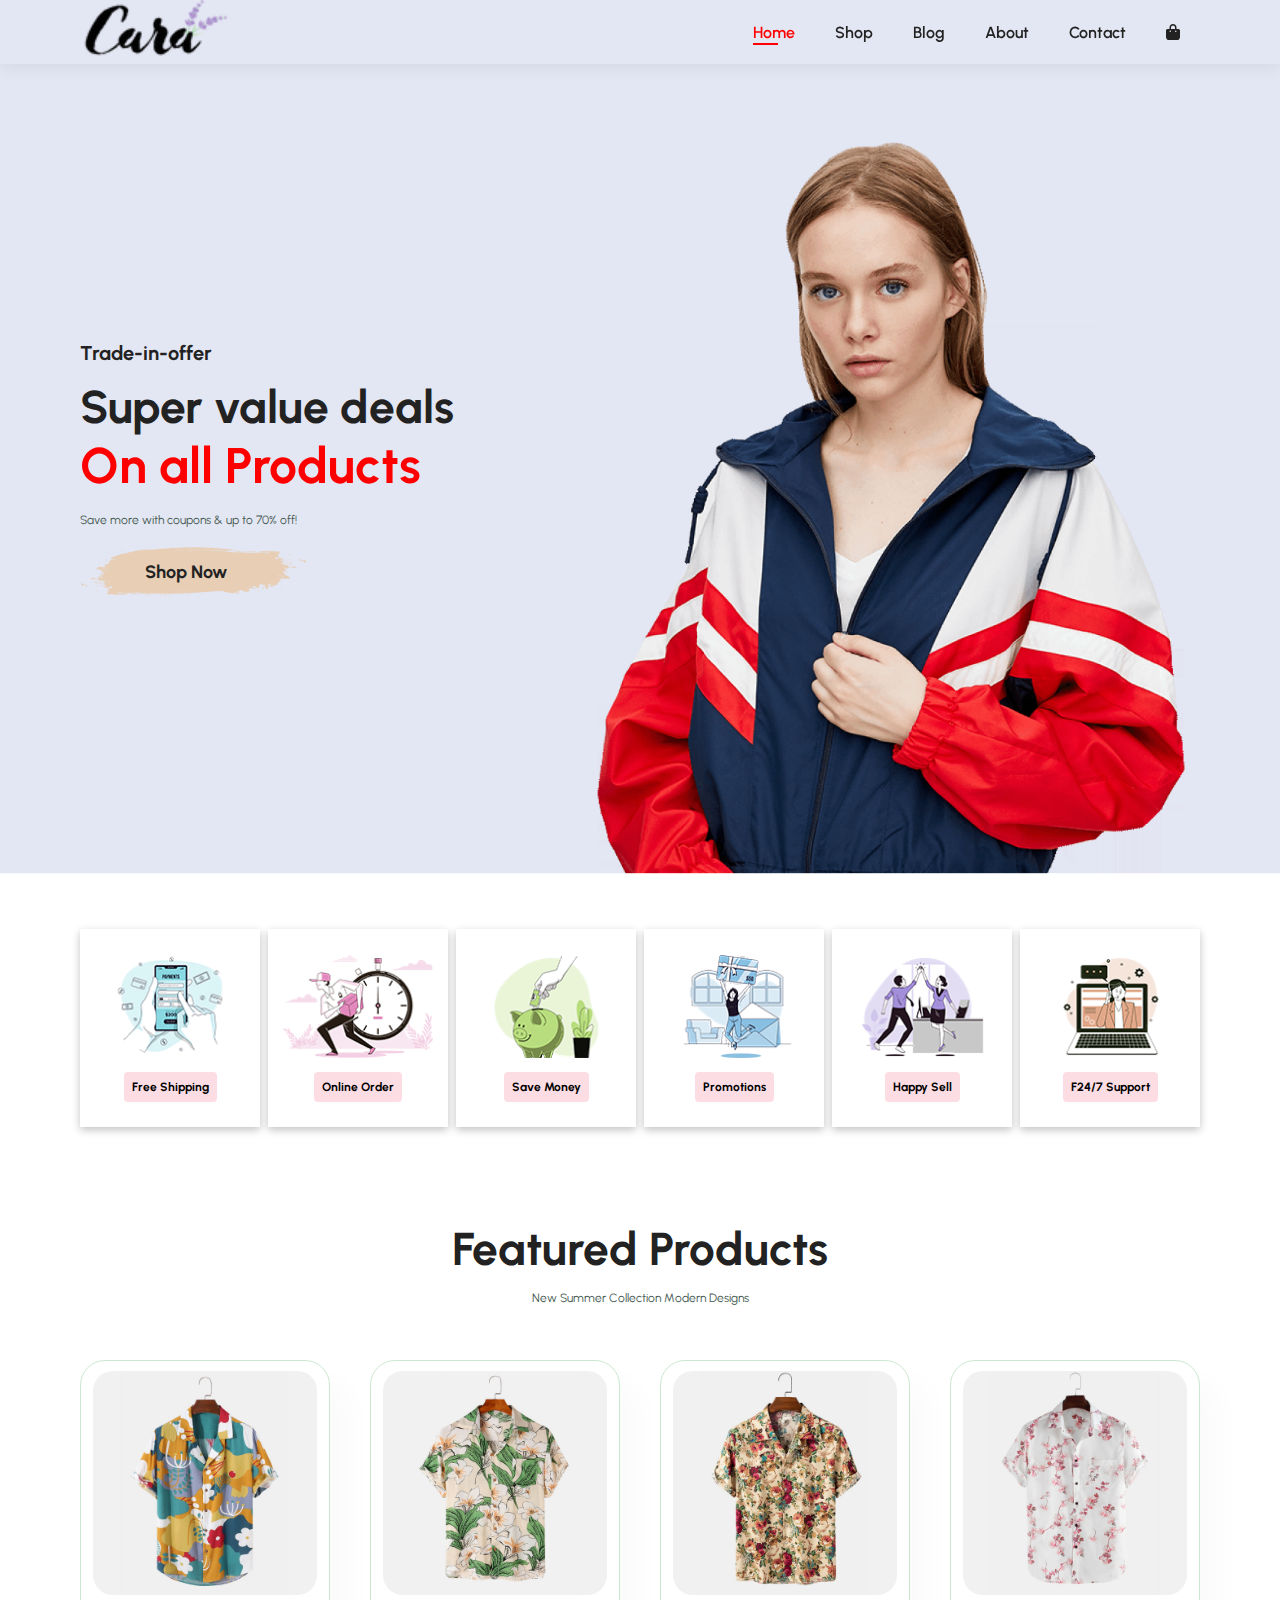
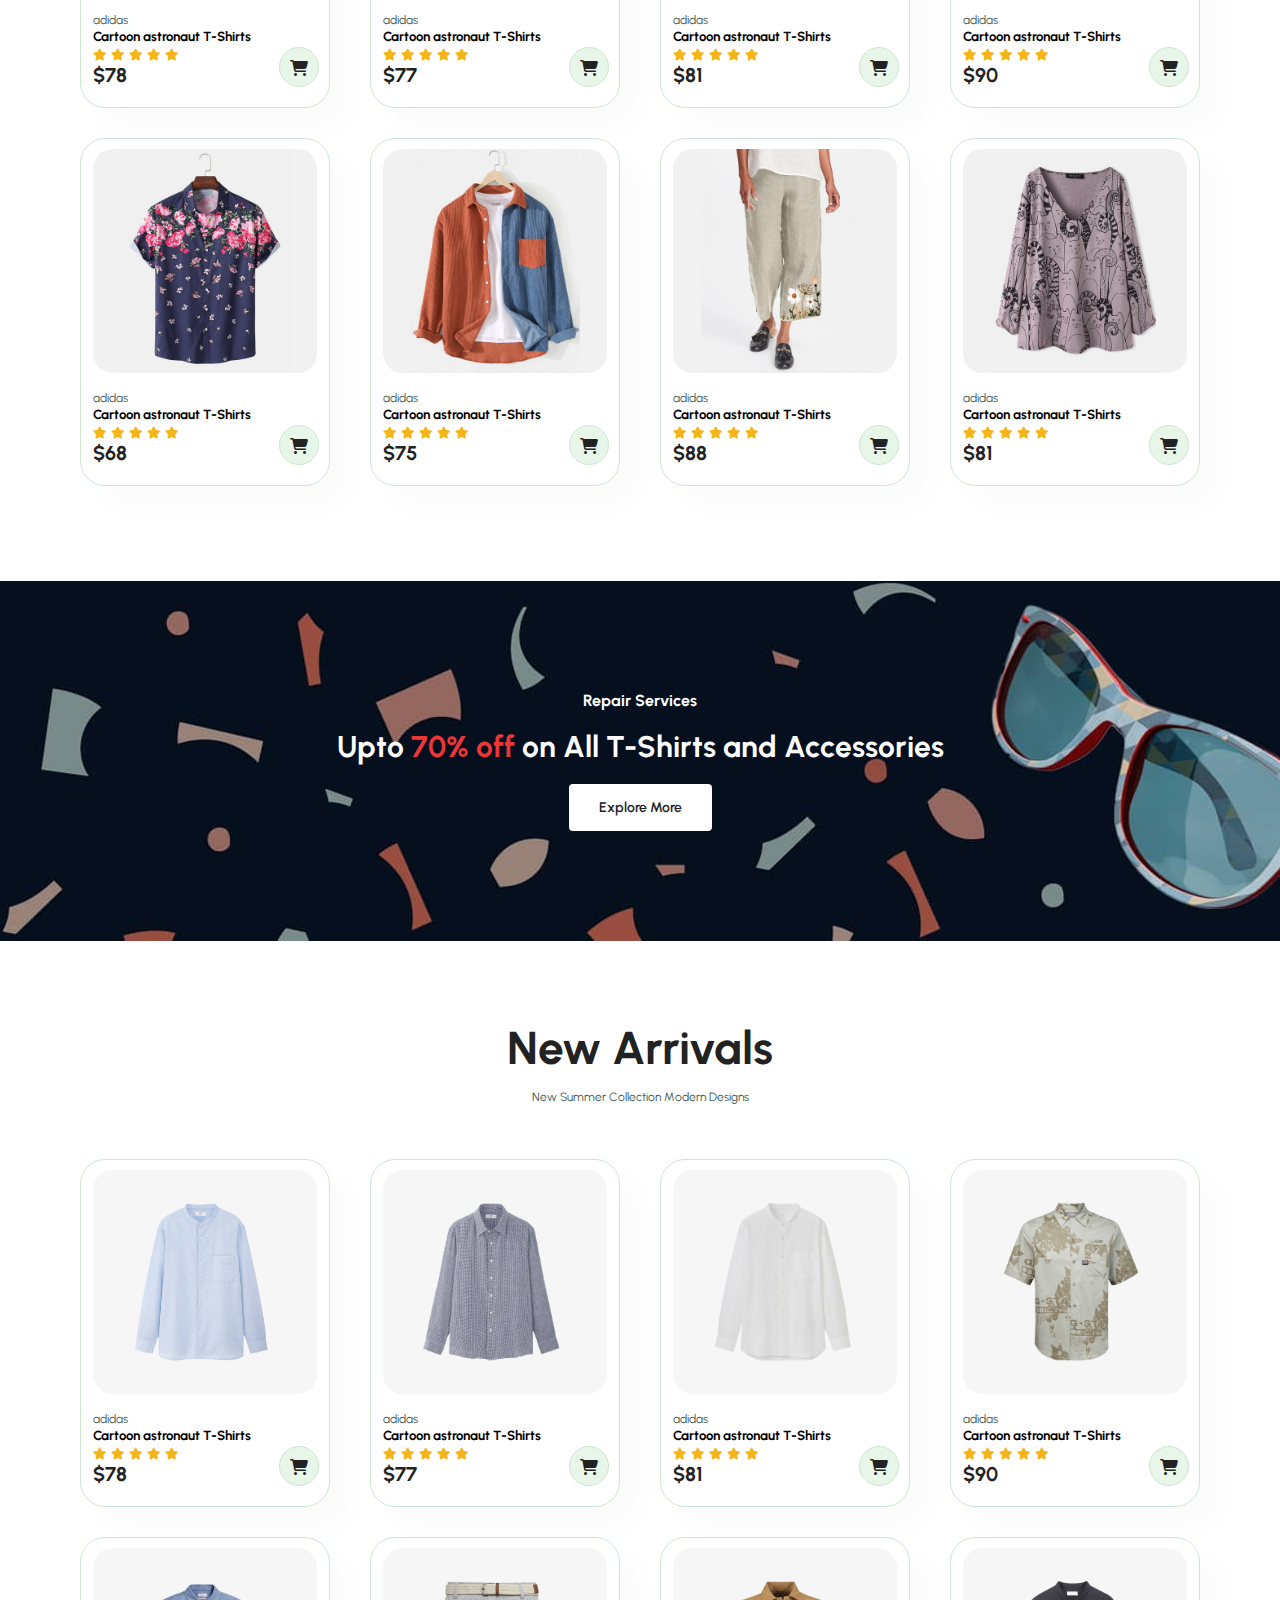
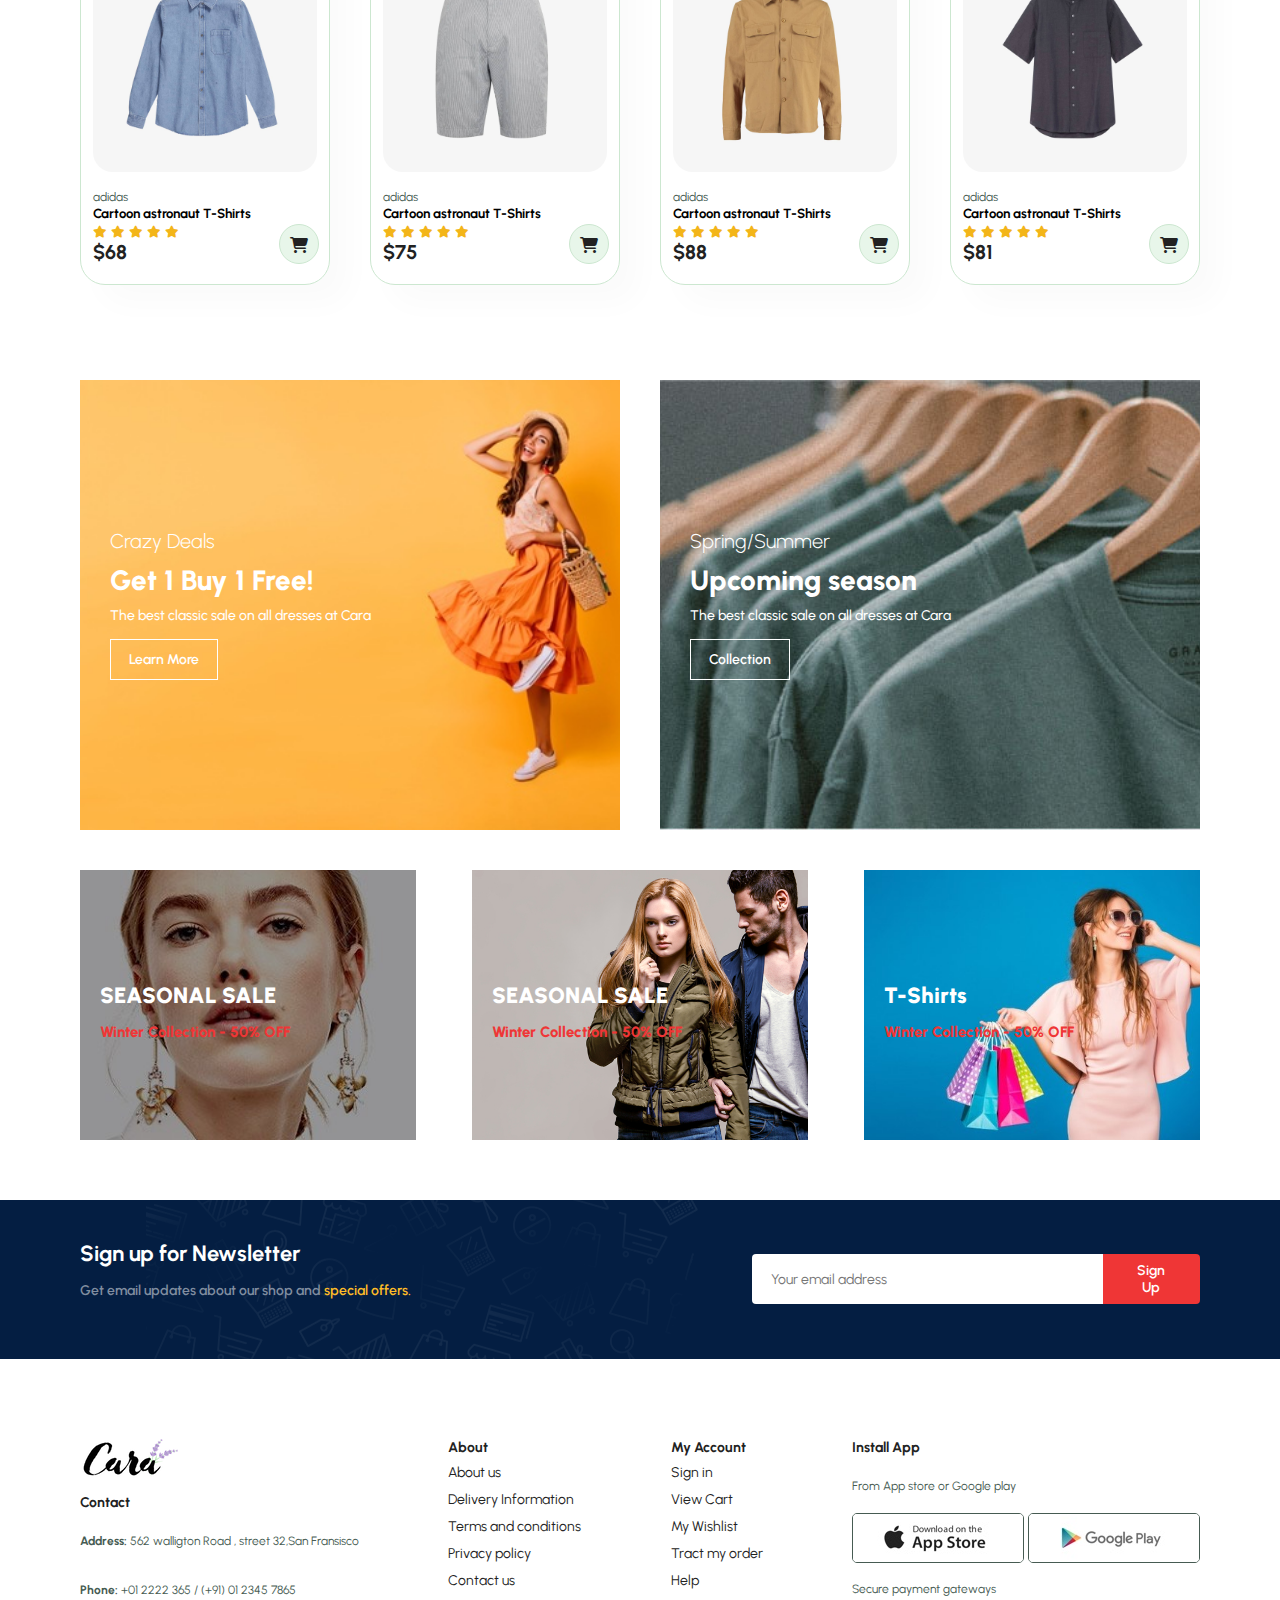
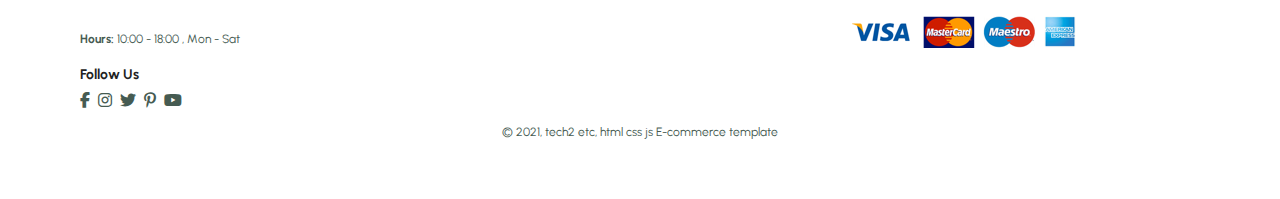
<file: E-commerce/index.html>
<!DOCTYPE html>
<html lang="en">

<head>
    <meta charset="UTF-8">
    <meta name="viewport" content="width=device-width, initial-scale=1.0">
    <title>Document</title>
    <link rel="stylesheet" href="https://cdnjs.cloudflare.com/ajax/libs/font-awesome/6.7.2/css/all.min.css">
    <link rel="stylesheet" href="style.css">
</head>

<body>
    <!-- header -->
    <section id="header">
        <a href="#"><img src="./img/logo.png" class="logo" alt=""></a>
        <div>
            <ul id="navbar">
                <li><a class="active" href="index.html">Home</a></li>
                <li><a href="shop.html">Shop</a></li>
                <li><a href="blog.html">Blog</a></li>
                <li><a href="about.html">About</a></li>
                <li><a href="contact.html">Contact</a></li>
                <li id="lg-bag"><a href="cart.html"><i class="fa-solid fa-bag-shopping"></i></a></li>
                <a href="#" id="close"><i class="fa-solid fa-xmark"></i></a>
            </ul>
        </div>
        <div id="mobile">
            <a href="cart.html"><i class="fa-solid fa-bag-shopping"></i></a>
            <i id="bar" class="fa-solid fa-bars"></i>
        </div>
    </section>
    <!-- hero -->
    <section id="hero">
        <h4>Trade-in-offer</h4>
        <h2>Super value deals</h2>
        <h1>On all Products</h1>
        <p>Save more with coupons & up to 70% off!</p>
        <button class="white">Shop Now</button>
    </section>
    <!-- features -->
    <section id="feature" class="section-p1">
        <div class="fe-box">
            <img src="./img/features/f1.png" alt="">
            <h6>Free Shipping</h6>
        </div>
        <div class="fe-box">
            <img src="./img/features/f2.png" alt="">
            <h6>Online Order</h6>
        </div>
        <div class="fe-box">
            <img src="./img/features/f3.png" alt="">
            <h6>Save Money</h6>
        </div>
        <div class="fe-box">
            <img src="./img/features/f4.png" alt="">
            <h6>Promotions</h6>
        </div>
        <div class="fe-box">
            <img src="./img/features/f5.png" alt="">
            <h6>Happy Sell</h6>
        </div>
        <div class="fe-box">
            <img src="./img/features/f6.png" alt="">
            <h6>F24/7 Support</h6>
        </div>
    </section>
    <!-- feature Products -->
    <section id="product1" class="section-p1">
        <h2>Featured Products</h2>
        <p>New Summer Collection Modern Designs</p>
        <div class="pro-container">
            <div class="pro">
                <img src="./img/products/f1.jpg" alt="">
                <div class="des">
                    <span>adidas</span>
                    <h5>Cartoon astronaut T-Shirts</h5>
                    <div class="star">
                        <i class="fas fa-star"></i>
                        <i class="fas fa-star"></i>
                        <i class="fas fa-star"></i>
                        <i class="fas fa-star"></i>
                        <i class="fas fa-star"></i>
                    </div>
                    <h4>$78</h4>
                </div>
                <a href="#"><i class="fa-solid fa-cart-shopping cart"></i></a>
            </div>
            <div class="pro">
                <img src="./img/products/f2.jpg" alt="">
                <div class="des">
                    <span>adidas</span>
                    <h5>Cartoon astronaut T-Shirts</h5>
                    <div class="star">
                        <i class="fas fa-star"></i>
                        <i class="fas fa-star"></i>
                        <i class="fas fa-star"></i>
                        <i class="fas fa-star"></i>
                        <i class="fas fa-star"></i>
                    </div>
                    <h4>$77</h4>
                </div>
                <a href="#"><i class="fa-solid fa-cart-shopping cart"></i></a>
            </div>
            <div class="pro">
                <img src="./img/products/f3.jpg" alt="">
                <div class="des">
                    <span>adidas</span>
                    <h5>Cartoon astronaut T-Shirts</h5>
                    <div class="star">
                        <i class="fas fa-star"></i>
                        <i class="fas fa-star"></i>
                        <i class="fas fa-star"></i>
                        <i class="fas fa-star"></i>
                        <i class="fas fa-star"></i>
                    </div>
                    <h4>$81</h4>
                </div>
                <a href="#"><i class="fa-solid fa-cart-shopping cart"></i></a>
            </div>
            <div class="pro">
                <img src="./img/products/f4.jpg" alt="">
                <div class="des">
                    <span>adidas</span>
                    <h5>Cartoon astronaut T-Shirts</h5>
                    <div class="star">
                        <i class="fas fa-star"></i>
                        <i class="fas fa-star"></i>
                        <i class="fas fa-star"></i>
                        <i class="fas fa-star"></i>
                        <i class="fas fa-star"></i>
                    </div>
                    <h4>$90</h4>
                </div>
                <a href="#"><i class="fa-solid fa-cart-shopping cart"></i></a>
            </div>
            <div class="pro">
                <img src="./img/products/f5.jpg" alt="">
                <div class="des">
                    <span>adidas</span>
                    <h5>Cartoon astronaut T-Shirts</h5>
                    <div class="star">
                        <i class="fas fa-star"></i>
                        <i class="fas fa-star"></i>
                        <i class="fas fa-star"></i>
                        <i class="fas fa-star"></i>
                        <i class="fas fa-star"></i>
                    </div>
                    <h4>$68</h4>
                </div>
                <a href="#"><i class="fa-solid fa-cart-shopping cart"></i></a>
            </div>
            <div class="pro">
                <img src="./img/products/f6.jpg" alt="">
                <div class="des">
                    <span>adidas</span>
                    <h5>Cartoon astronaut T-Shirts</h5>
                    <div class="star">
                        <i class="fas fa-star"></i>
                        <i class="fas fa-star"></i>
                        <i class="fas fa-star"></i>
                        <i class="fas fa-star"></i>
                        <i class="fas fa-star"></i>
                    </div>
                    <h4>$75</h4>
                </div>
                <a href="#"><i class="fa-solid fa-cart-shopping cart"></i></a>
            </div>
            <div class="pro">
                <img src="./img/products/f7.jpg" alt="">
                <div class="des">
                    <span>adidas</span>
                    <h5>Cartoon astronaut T-Shirts</h5>
                    <div class="star">
                        <i class="fas fa-star"></i>
                        <i class="fas fa-star"></i>
                        <i class="fas fa-star"></i>
                        <i class="fas fa-star"></i>
                        <i class="fas fa-star"></i>
                    </div>
                    <h4>$88</h4>
                </div>
                <a href="#"><i class="fa-solid fa-cart-shopping cart"></i></a>
            </div>
            <div class="pro">
                <img src="./img/products/f8.jpg" alt="">
                <div class="des">
                    <span>adidas</span>
                    <h5>Cartoon astronaut T-Shirts</h5>
                    <div class="star">
                        <i class="fas fa-star"></i>
                        <i class="fas fa-star"></i>
                        <i class="fas fa-star"></i>
                        <i class="fas fa-star"></i>
                        <i class="fas fa-star"></i>
                    </div>
                    <h4>$81</h4>
                </div>
                <a href="#"><i class="fa-solid fa-cart-shopping cart"></i></a>
            </div>
        </div>
    </section>
    <!-- banner offer-->
    <section id="banner" class="section-m1">
        <h4>Repair Services</h4>
        <h2>Upto <span>70% off</span> on All T-Shirts and Accessories</h2>
        <button class="normal">Explore More</button>
    </section>
    <!-- new arrival -->
    <section id="product1" class="section-p1">
        <h2>New Arrivals</h2>
        <p>New Summer Collection Modern Designs</p>
        <div class="pro-container">
            <div class="pro">
                <img src="./img/products/n1.jpg" alt="">
                <div class="des">
                    <span>adidas</span>
                    <h5>Cartoon astronaut T-Shirts</h5>
                    <div class="star">
                        <i class="fas fa-star"></i>
                        <i class="fas fa-star"></i>
                        <i class="fas fa-star"></i>
                        <i class="fas fa-star"></i>
                        <i class="fas fa-star"></i>
                    </div>
                    <h4>$78</h4>
                </div>
                <a href="#"><i class="fa-solid fa-cart-shopping cart"></i></a>
            </div>
            <div class="pro">
                <img src="./img/products/n2.jpg" alt="">
                <div class="des">
                    <span>adidas</span>
                    <h5>Cartoon astronaut T-Shirts</h5>
                    <div class="star">
                        <i class="fas fa-star"></i>
                        <i class="fas fa-star"></i>
                        <i class="fas fa-star"></i>
                        <i class="fas fa-star"></i>
                        <i class="fas fa-star"></i>
                    </div>
                    <h4>$77</h4>
                </div>
                <a href="#"><i class="fa-solid fa-cart-shopping cart"></i></a>
            </div>
            <div class="pro">
                <img src="./img/products/n3.jpg" alt="">
                <div class="des">
                    <span>adidas</span>
                    <h5>Cartoon astronaut T-Shirts</h5>
                    <div class="star">
                        <i class="fas fa-star"></i>
                        <i class="fas fa-star"></i>
                        <i class="fas fa-star"></i>
                        <i class="fas fa-star"></i>
                        <i class="fas fa-star"></i>
                    </div>
                    <h4>$81</h4>
                </div>
                <a href="#"><i class="fa-solid fa-cart-shopping cart"></i></a>
            </div>
            <div class="pro">
                <img src="./img/products/n4.jpg" alt="">
                <div class="des">
                    <span>adidas</span>
                    <h5>Cartoon astronaut T-Shirts</h5>
                    <div class="star">
                        <i class="fas fa-star"></i>
                        <i class="fas fa-star"></i>
                        <i class="fas fa-star"></i>
                        <i class="fas fa-star"></i>
                        <i class="fas fa-star"></i>
                    </div>
                    <h4>$90</h4>
                </div>
                <a href="#"><i class="fa-solid fa-cart-shopping cart"></i></a>
            </div>
            <div class="pro">
                <img src="./img/products/n5.jpg" alt="">
                <div class="des">
                    <span>adidas</span>
                    <h5>Cartoon astronaut T-Shirts</h5>
                    <div class="star">
                        <i class="fas fa-star"></i>
                        <i class="fas fa-star"></i>
                        <i class="fas fa-star"></i>
                        <i class="fas fa-star"></i>
                        <i class="fas fa-star"></i>
                    </div>
                    <h4>$68</h4>
                </div>
                <a href="#"><i class="fa-solid fa-cart-shopping cart"></i></a>
            </div>
            <div class="pro">
                <img src="./img/products/n6.jpg" alt="">
                <div class="des">
                    <span>adidas</span>
                    <h5>Cartoon astronaut T-Shirts</h5>
                    <div class="star">
                        <i class="fas fa-star"></i>
                        <i class="fas fa-star"></i>
                        <i class="fas fa-star"></i>
                        <i class="fas fa-star"></i>
                        <i class="fas fa-star"></i>
                    </div>
                    <h4>$75</h4>
                </div>
                <a href="#"><i class="fa-solid fa-cart-shopping cart"></i></a>
            </div>
            <div class="pro">
                <img src="./img/products/n7.jpg" alt="">
                <div class="des">
                    <span>adidas</span>
                    <h5>Cartoon astronaut T-Shirts</h5>
                    <div class="star">
                        <i class="fas fa-star"></i>
                        <i class="fas fa-star"></i>
                        <i class="fas fa-star"></i>
                        <i class="fas fa-star"></i>
                        <i class="fas fa-star"></i>
                    </div>
                    <h4>$88</h4>
                </div>
                <a href="#"><i class="fa-solid fa-cart-shopping cart"></i></a>
            </div>
            <div class="pro">
                <img src="./img/products/n8.jpg" alt="">
                <div class="des">
                    <span>adidas</span>
                    <h5>Cartoon astronaut T-Shirts</h5>
                    <div class="star">
                        <i class="fas fa-star"></i>
                        <i class="fas fa-star"></i>
                        <i class="fas fa-star"></i>
                        <i class="fas fa-star"></i>
                        <i class="fas fa-star"></i>
                    </div>
                    <h4>$81</h4>
                </div>
                <a href="#"><i class="fa-solid fa-cart-shopping cart"></i></a>
            </div>
        </div>
    </section>
    <!-- Banner -->
    <section id="sm-banner" class="section-p1">
        <div class="banner-box">
            <h4>Crazy Deals</h4>
            <h2>Get 1 Buy 1 Free!</h2>
            <span>The best classic sale on all dresses at Cara</span>
            <button class="white">Learn More</button>
        </div>
        <div class="banner-box banner-box2">
            <h4>Spring/Summer</h4>
            <h2>Upcoming season</h2>
            <span>The best classic sale on all dresses at Cara</span>
            <button class="white">Collection</button>
        </div>
    </section>
    <!-- banner-three -->
     <section id="banner3">
        <div class="banner-box">
            <h2>SEASONAL SALE</h2>
            <h3>Winter Collection - 50% OFF</h3>
        </div>
        <div class="banner-box banner-box2">
            <h2>SEASONAL SALE</h2>
            <h3>Winter Collection - 50% OFF</h3>
        </div>
        <div class="banner-box  banner-box3">
            <h2>T-Shirts</h2>
            <h3>Winter Collection - 50% OFF</h3>
        </div>
     </section>
     <!-- newsletter -->
      <section id="newsletter" class="section-m1 section-p1">
        <div class="newstext">
            <h4>Sign up for Newsletter</h4>
            <p>Get email updates about our shop and <span>special offers.</span></p>
        </div>
        <div class="form">
            <input type="text" placeholder="Your email address">
            <button class="normal">Sign Up</button>
        </div>
      </section>
      <!-- footer -->
       <footer class="section-p1">
        <div class="col">
            <img src="./img/logo.png" class="logo">
            <h4>Contact</h4>
            <p><strong>Address:</strong> 562 walligton Road , street 32,San Fransisco</p>
            <p><strong>Phone:</strong> +01 2222 365 / (+91) 01 2345 7865</p>
            <p><strong>Hours:</strong> 10:00 - 18:00 , Mon - Sat </p>
            <div class="follow">
                <h4>Follow Us</h4>
                <div class="icons">
                    <i class="fa-brands fa-facebook-f"></i>
                    <i class="fa-brands fa-instagram"></i>
                    <i class="fa-brands fa-twitter"></i>
                    <i class="fa-brands fa-pinterest-p"></i>
                    <i class="fa-brands fa-youtube"></i>
                </div>
            </div>
        </div>
        <div class="col">
            <h4>About</h4>
            <a href="#">About us</a>
            <a href="#">Delivery Information</a>
            <a href="#">Terms and conditions</a>
            <a href="#">Privacy policy</a>
            <a href="#">Contact us</a>
        </div>
        <div class="col">
            <h4>My Account</h4>
            <a href="#">Sign in</a>
            <a href="#">View Cart</a>
            <a href="#">My Wishlist</a>
            <a href="#">Tract my order</a>
            <a href="#">Help</a>
        </div>
        <div class="col  install">
            <h4>Install App</h4>
            <p>From App store or Google play</p>
            <div class="row">
                <img src="./img/pay/app.jpg" alt="">
                <img src="./img/pay/play.jpg" alt="">
            </div>
            <p>Secure payment gateways</p>
            <img src="./img/pay/pay.png" alt="">
        </div>
        <div class="copyright">
            <p>© 2021, tech2 etc, html css js E-commerce template</p>
        </div>
       </footer>
    <script src="script.js"></script>
</body>

</html>
</file>
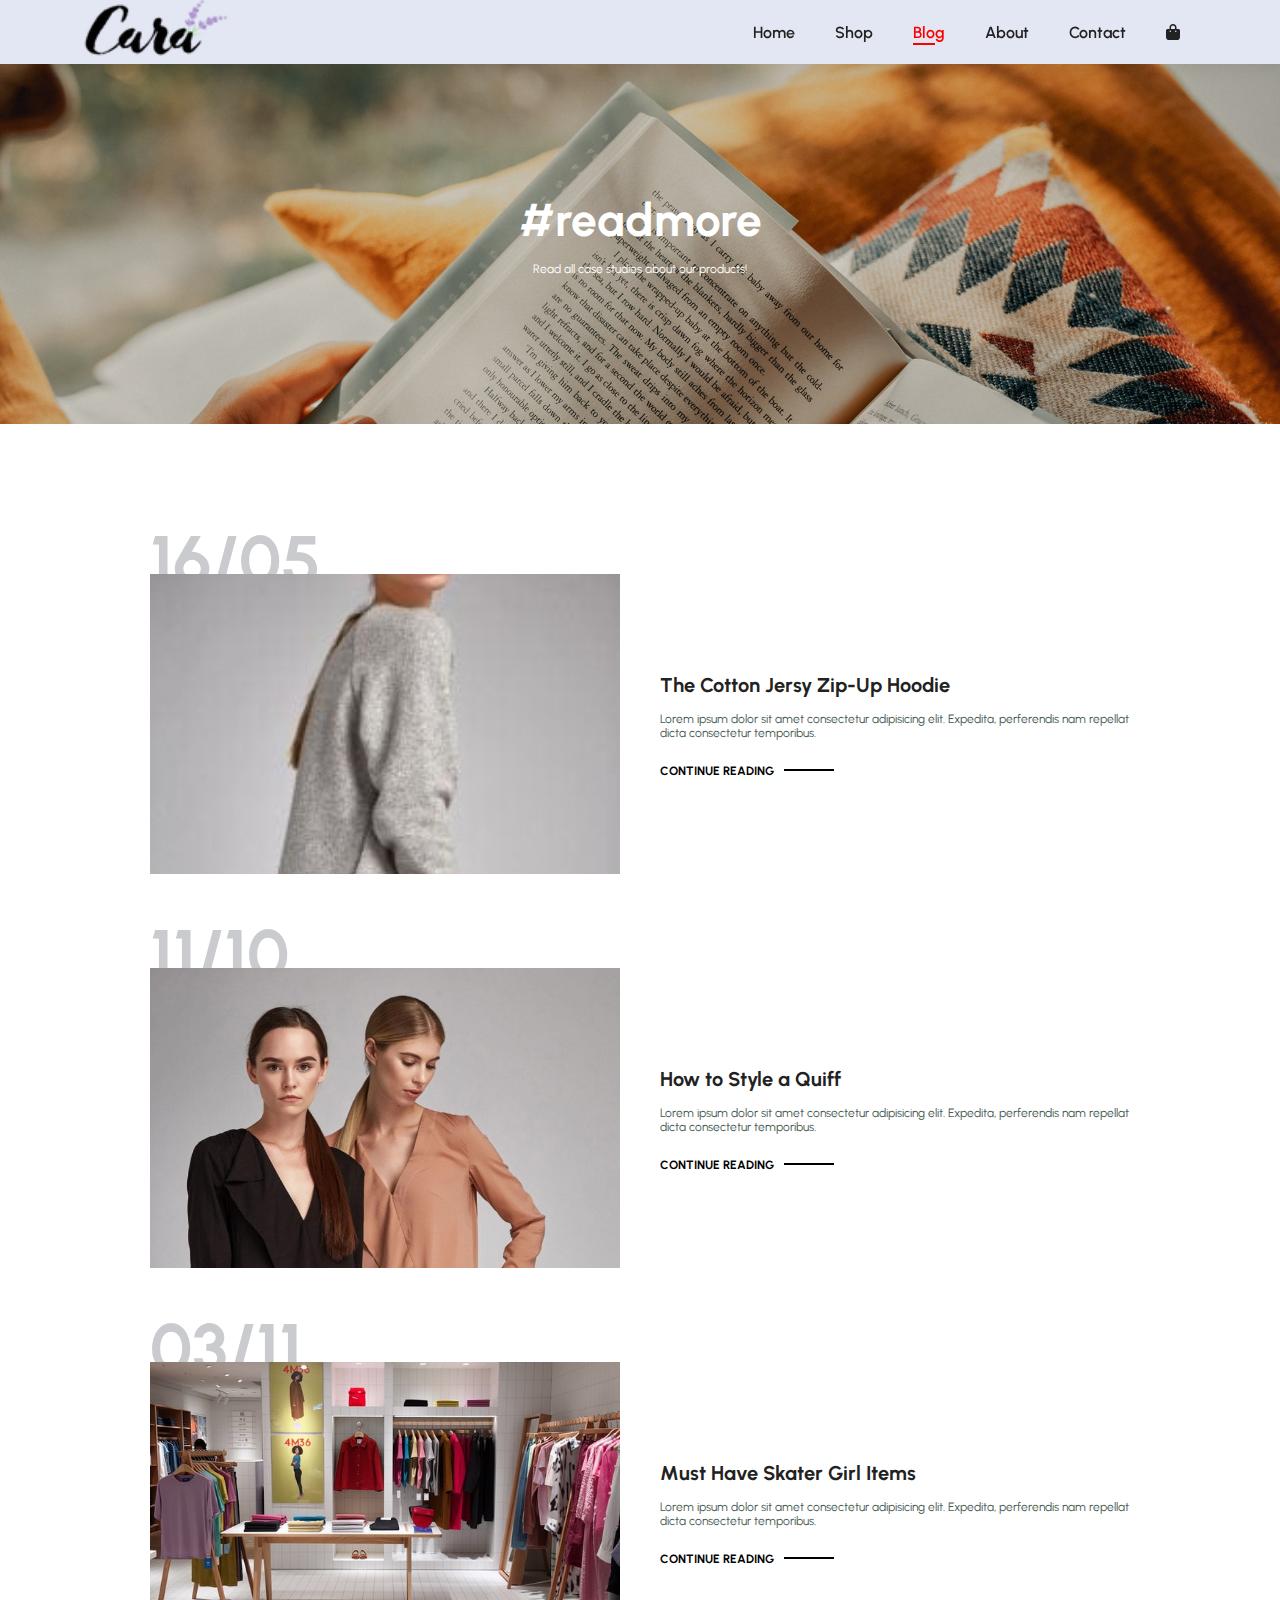
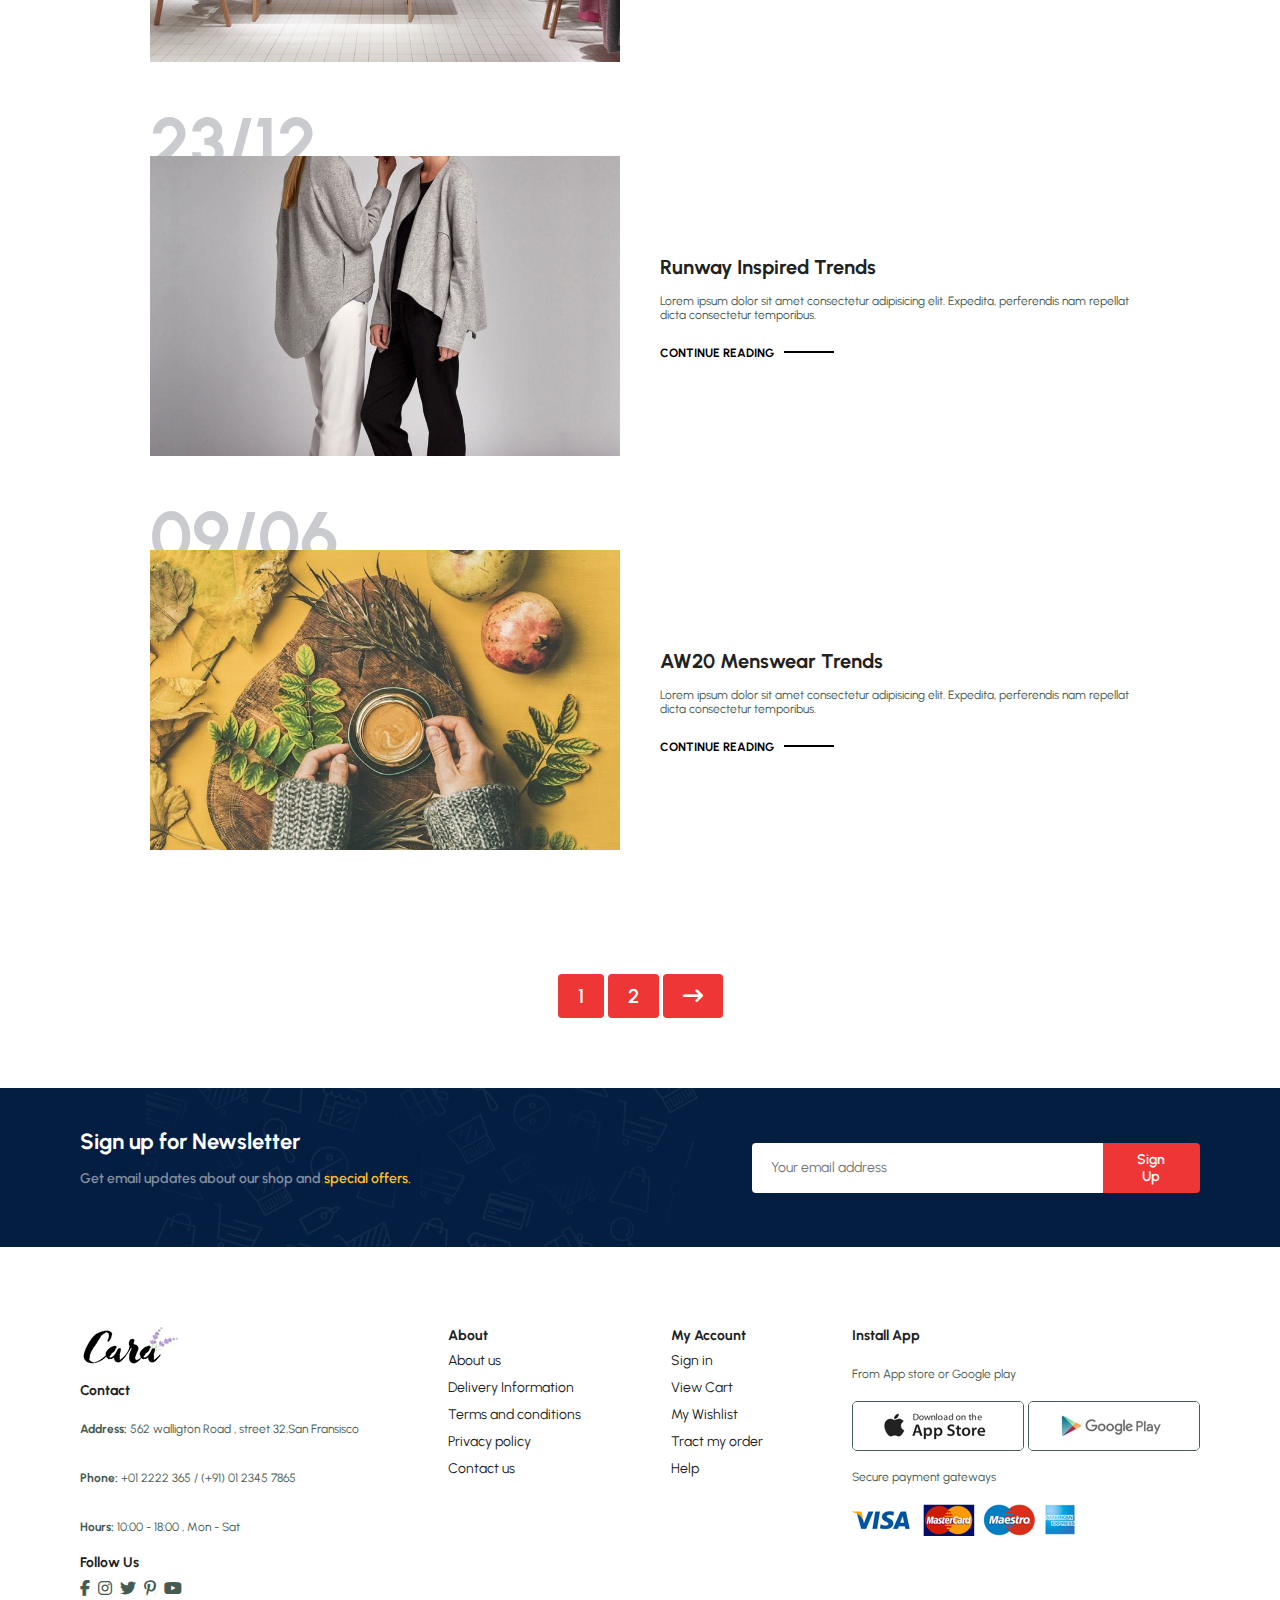
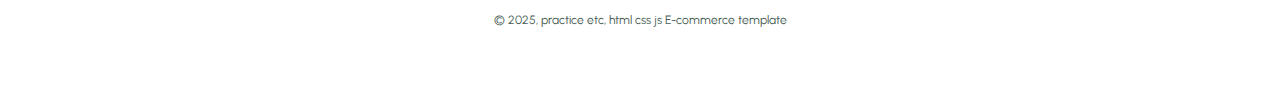
<file: E-commerce/blog.html>
<!DOCTYPE html>
<html lang="en">

<head>
    <meta charset="UTF-8">
    <meta name="viewport" content="width=device-width, initial-scale=1.0">
    <title>Document</title>
    <link rel="stylesheet" href="https://cdnjs.cloudflare.com/ajax/libs/font-awesome/6.7.2/css/all.min.css">
    <link rel="stylesheet" href="style.css">
</head>

<body>
    <!-- header -->
    <section id="header">
        <a href="#"><img src="./img/logo.png" class="logo" alt=""></a>
        <div>
            <ul id="navbar">
                <li><a href="index.html">Home</a></li>
                <li><a href="shop.html">Shop</a></li>
                <li><a class="active" href="blog.html">Blog</a></li>
                <li><a href="about.html">About</a></li>
                <li><a href="contact.html">Contact</a></li>
                <li id="lg-bag"><a href="cart.html"><i class="fa-solid fa-bag-shopping"></i></a></li>
                <a href="#" id="close"><i class="fa-solid fa-xmark"></i></a>
            </ul>
        </div>
        <div id="mobile">
            <a href="cart.html"><i class="fa-solid fa-bag-shopping"></i></a>
            <i id="bar" class="fa-solid fa-bars"></i>
        </div>
    </section>
    <!-- page header -->
    <section id="page-header" class="blog-header">
        <h2>#readmore</h2>
        <p>Read all case studies about our products!</p>
    </section>
    <!-- Blog page -->
    <section id="blog">
        <div class="blog-box">
        <div class="blog-img">
            <img src="./img/blog/b5.jpg" alt="">
        </div>
        <div class="blog-details">
            <h4>The Cotton Jersy Zip-Up Hoodie</h4>
            <p>Lorem ipsum dolor sit amet consectetur adipisicing elit. Expedita, perferendis nam repellat dicta consectetur temporibus.</p>
            <a href="#">CONTINUE READING</a>
        </div>
        <h1>16/05</h1>
    </div>
    <div class="blog-box">
        <div class="blog-img">
            <img src="./img/blog/b2.jpg" alt="">
        </div>
        <div class="blog-details">
            <h4>How to Style a Quiff</h4>
            <p>Lorem ipsum dolor sit amet consectetur adipisicing elit. Expedita, perferendis nam repellat dicta consectetur temporibus.</p>
            <a href="#">CONTINUE READING</a>
        </div>
        <h1>11/10</h1>
    </div>
    <div class="blog-box">
        <div class="blog-img">
            <img src="./img/blog/b3.jpg" alt="">
        </div>
        <div class="blog-details">
            <h4>Must Have Skater Girl Items  </h4>
            <p>Lorem ipsum dolor sit amet consectetur adipisicing elit. Expedita, perferendis nam repellat dicta consectetur temporibus.</p>
            <a href="#">CONTINUE READING</a>
        </div>
        <h1>03/11</h1>
    </div>
    <div class="blog-box">
        <div class="blog-img">
            <img src="./img/blog/b4.jpg" alt="">
        </div>
        <div class="blog-details">
            <h4>Runway Inspired Trends</h4>
            <p>Lorem ipsum dolor sit amet consectetur adipisicing elit. Expedita, perferendis nam repellat dicta consectetur temporibus.</p>
            <a href="#">CONTINUE READING</a>
        </div>
        <h1>23/12</h1>
    </div>
    <div class="blog-box">
        <div class="blog-img">
            <img src="./img/blog/b6.jpg" alt="">
        </div>
        <div class="blog-details">
            <h4>AW20 Menswear Trends</h4>
            <p>Lorem ipsum dolor sit amet consectetur adipisicing elit. Expedita, perferendis nam repellat dicta consectetur temporibus.</p>
            <a href="#">CONTINUE READING</a>
        </div>
        <h1>09/06</h1>
    </div>
    </section>
    <!-- Pagination -->
    <section id="pagination" class="section-p1">
        <a href="#">1</a>
        <a href="#">2</a>
        <a href="#"><i class="fa-solid fa-arrow-right-long"></i></a>
    </section>
    <!-- newsletter -->
    <section id="newsletter" class="section-m1 section-p1">
        <div class="newstext">
            <h4>Sign up for Newsletter</h4>
            <p>Get email updates about our shop and <span>special offers.</span></p>
        </div>
        <div class="form">
            <input type="text" placeholder="Your email address">
            <button class="normal">Sign Up</button>
        </div>
    </section>
    <!-- footer -->
    <footer class="section-p1">
        <div class="col">
            <img src="./img/logo.png" class="logo">
            <h4>Contact</h4>
            <p><strong>Address:</strong> 562 walligton Road , street 32,San Fransisco</p>
            <p><strong>Phone:</strong> +01 2222 365 / (+91) 01 2345 7865</p>
            <p><strong>Hours:</strong> 10:00 - 18:00 , Mon - Sat </p>
            <div class="follow">
                <h4>Follow Us</h4>
                <div class="icons">
                    <i class="fa-brands fa-facebook-f"></i>
                    <i class="fa-brands fa-instagram"></i>
                    <i class="fa-brands fa-twitter"></i>
                    <i class="fa-brands fa-pinterest-p"></i>
                    <i class="fa-brands fa-youtube"></i>
                </div>
            </div>
        </div>
        <div class="col">
            <h4>About</h4>
            <a href="#">About us</a>
            <a href="#">Delivery Information</a>
            <a href="#">Terms and conditions</a>
            <a href="#">Privacy policy</a>
            <a href="#">Contact us</a>
        </div>
        <div class="col">
            <h4>My Account</h4>
            <a href="#">Sign in</a>
            <a href="#">View Cart</a>
            <a href="#">My Wishlist</a>
            <a href="#">Tract my order</a>
            <a href="#">Help</a>
        </div>
        <div class="col  install">
            <h4>Install App</h4>
            <p>From App store or Google play</p>
            <div class="row">
                <img src="./img/pay/app.jpg" alt="">
                <img src="./img/pay/play.jpg" alt="">
            </div>
            <p>Secure payment gateways</p>
            <img src="./img/pay/pay.png" alt="">
        </div>
        <div class="copyright">
            <p>© 2025, practice etc, html css js E-commerce template</p>
        </div>
    </footer>
    <script src="script.js"></script>
</body>

</html>
</file>
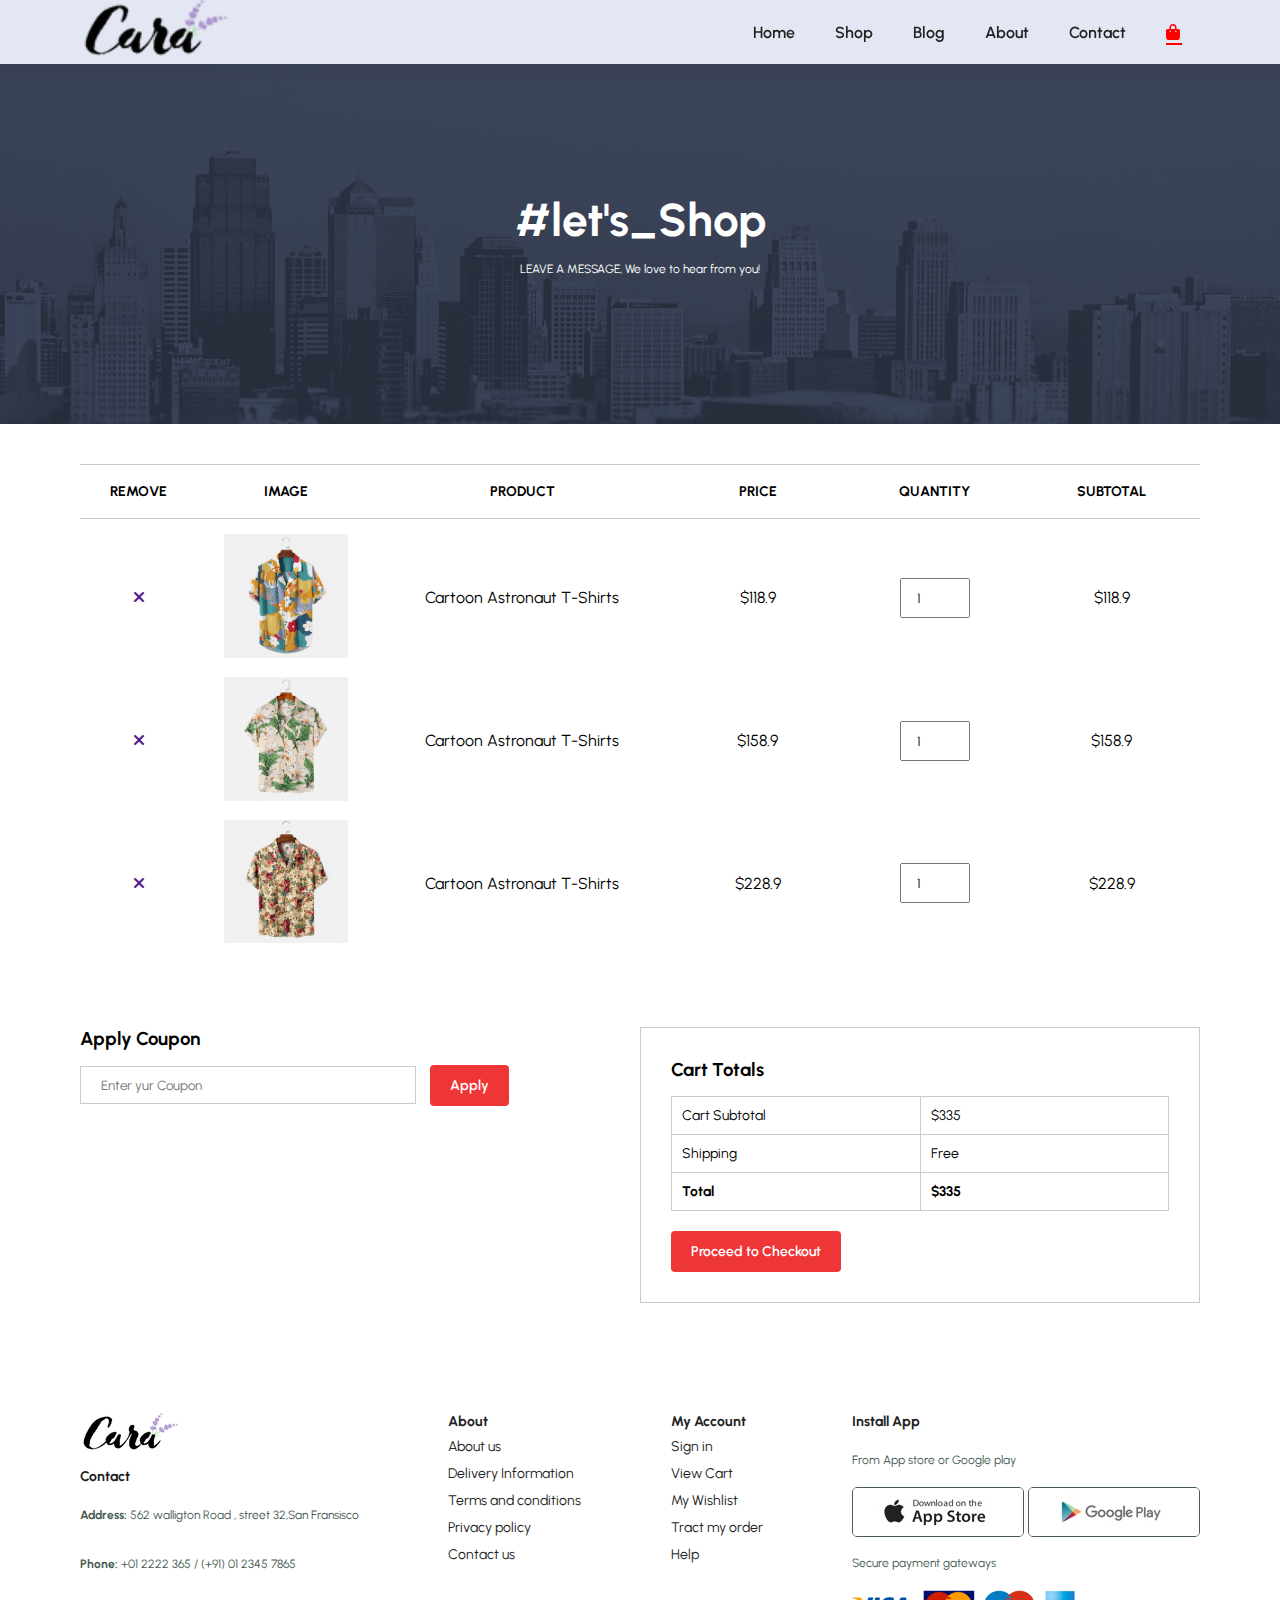
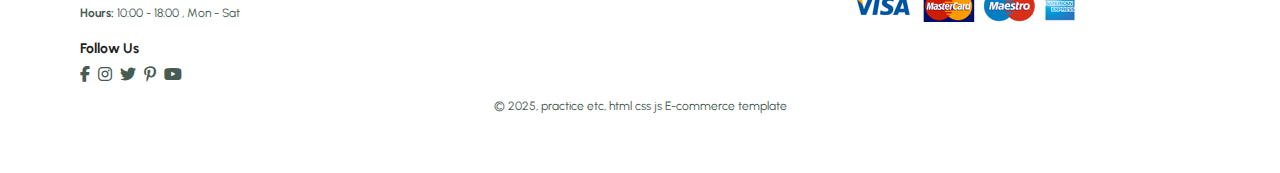
<file: E-commerce/cart.html>
<!DOCTYPE html>
<html lang="en">

<head>
    <meta charset="UTF-8">
    <meta name="viewport" content="width=device-width, initial-scale=1.0">
    <title>Document</title>
    <link rel="stylesheet" href="https://cdnjs.cloudflare.com/ajax/libs/font-awesome/6.7.2/css/all.min.css">
    <link rel="stylesheet" href="style.css">
</head>

<body>
    <!-- header -->
    <section id="header">
        <a href="#"><img src="./img/logo.png" class="logo" alt=""></a>
        <div>
            <ul id="navbar">
                <li><a href="index.html">Home</a></li>
                <li><a href="shop.html">Shop</a></li>
                <li><a href="blog.html">Blog</a></li>
                <li><a href="about.html">About</a></li>
                <li><a href="contact.html">Contact</a></li>
                <li id="lg-bag"><a class="active" href="cart.html"><i class="fa-solid fa-bag-shopping"></i></a></li>
                <a href="#" id="close"><i class="fa-solid fa-xmark"></i></a>
            </ul>
        </div>
        <div id="mobile">
            <a href="cart.html"><i class="fa-solid fa-bag-shopping"></i></a>
            <i id="bar" class="fa-solid fa-bars"></i>
        </div>
    </section>
    <!-- page header -->
    <section id="page-header" class="about-header">
        <h2>#let's_Shop</h2>
        <p>LEAVE A MESSAGE, We love to hear from you!</p>
    </section>
    <!-- Cart Page -->
    <section id="cart" class="section-p1">
        <table width="100%">
            <thead>
                <tr>
                    <td>Remove</td>
                    <td>Image</td>
                    <td>product</td>
                    <td>Price</td>
                    <td>Quantity</td>
                    <td>Subtotal</td>
                </tr>
            </thead>
            <tbody>
                <tr>
                    <td><a href=""><i class="fa-solid fa-xmark"></i></a></td>
                    <td><img src="img/products/f1.jpg" alt=""></td>
                    <td>Cartoon Astronaut T-Shirts</td>
                    <td>$118.9</td>
                    <td><input type="number" value="1"></td>
                    <td>$118.9</td>
                </tr>
                <tr>
                    <td><a href=""><i class="fa-solid fa-xmark"></i></a></td>
                    <td><img src="img/products/f2.jpg" alt=""></td>
                    <td>Cartoon Astronaut T-Shirts</td>
                    <td>$158.9</td>
                    <td><input type="number" value="1"></td>
                    <td>$158.9</td>
                </tr>
                <tr>
                    <td><a href=""><i class="fa-solid fa-xmark"></i></a></td>
                    <td><img src="img/products/f3.jpg" alt=""></td>
                    <td>Cartoon Astronaut T-Shirts</td>
                    <td>$228.9</td>
                    <td><input type="number" value="1"></td>
                    <td>$228.9</td>
                </tr>
            </tbody>
        </table>
     </section>
     <section id="cart-add" class="section-p1">
        <div id="coupon">
            <h3>Apply Coupon</h3>
            <div>
                <input type="text" placeholder="Enter yur Coupon">
                <button class="normal">Apply</button>
            </div>
        </div>
        <div id="subtotal">
            <h3>Cart Totals</h3>
            <table>
                <tr>
                    <td>Cart Subtotal</td>
                    <td>$335</td>
                </tr>
                <tr>
                    <td>Shipping</td>
                    <td>Free</td>
                </tr>
                <tr>
                    <td><strong>Total</strong></td>
                    <td><strong>$335</strong></td>
                </tr>
            </table>
            <button class="normal">Proceed to Checkout</button>
        </div>
     </section>
    <!-- footer -->
    <footer class="section-p1">
        <div class="col">
            <img src="./img/logo.png" class="logo">
            <h4>Contact</h4>
            <p><strong>Address:</strong> 562 walligton Road , street 32,San Fransisco</p>
            <p><strong>Phone:</strong> +01 2222 365 / (+91) 01 2345 7865</p>
            <p><strong>Hours:</strong> 10:00 - 18:00 , Mon - Sat </p>
            <div class="follow">
                <h4>Follow Us</h4>
                <div class="icons">
                    <i class="fa-brands fa-facebook-f"></i>
                    <i class="fa-brands fa-instagram"></i>
                    <i class="fa-brands fa-twitter"></i>
                    <i class="fa-brands fa-pinterest-p"></i>
                    <i class="fa-brands fa-youtube"></i>
                </div>
            </div>
        </div>
        <div class="col">
            <h4>About</h4>
            <a href="#">About us</a>
            <a href="#">Delivery Information</a>
            <a href="#">Terms and conditions</a>
            <a href="#">Privacy policy</a>
            <a href="#">Contact us</a>
        </div>
        <div class="col">
            <h4>My Account</h4>
            <a href="#">Sign in</a>
            <a href="#">View Cart</a>
            <a href="#">My Wishlist</a>
            <a href="#">Tract my order</a>
            <a href="#">Help</a>
        </div>
        <div class="col  install">
            <h4>Install App</h4>
            <p>From App store or Google play</p>
            <div class="row">
                <img src="./img/pay/app.jpg" alt="">
                <img src="./img/pay/play.jpg" alt="">
            </div>
            <p>Secure payment gateways</p>
            <img src="./img/pay/pay.png" alt="">
        </div>
        <div class="copyright">
            <p>© 2025, practice etc, html css js E-commerce template</p>
        </div>
    </footer>
    <script src="script.js"></script>
</body>

</html>
</file>
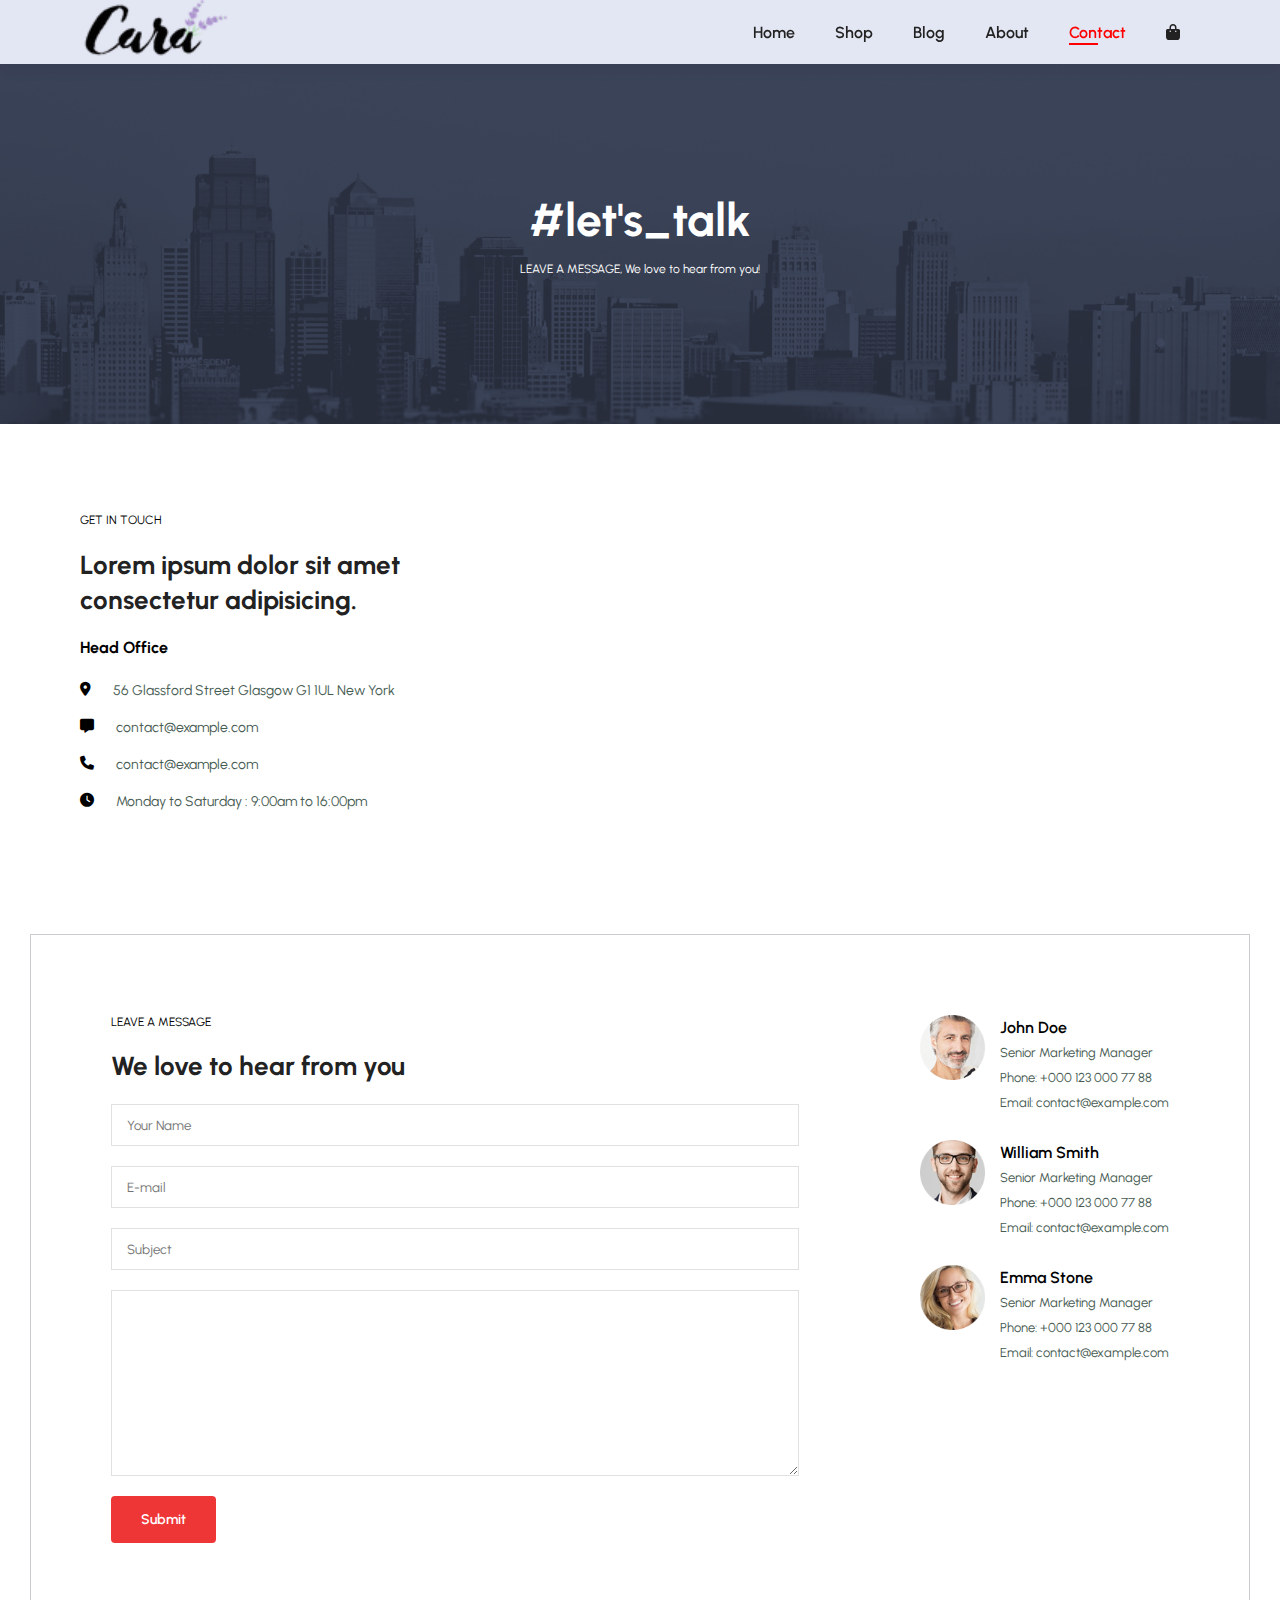
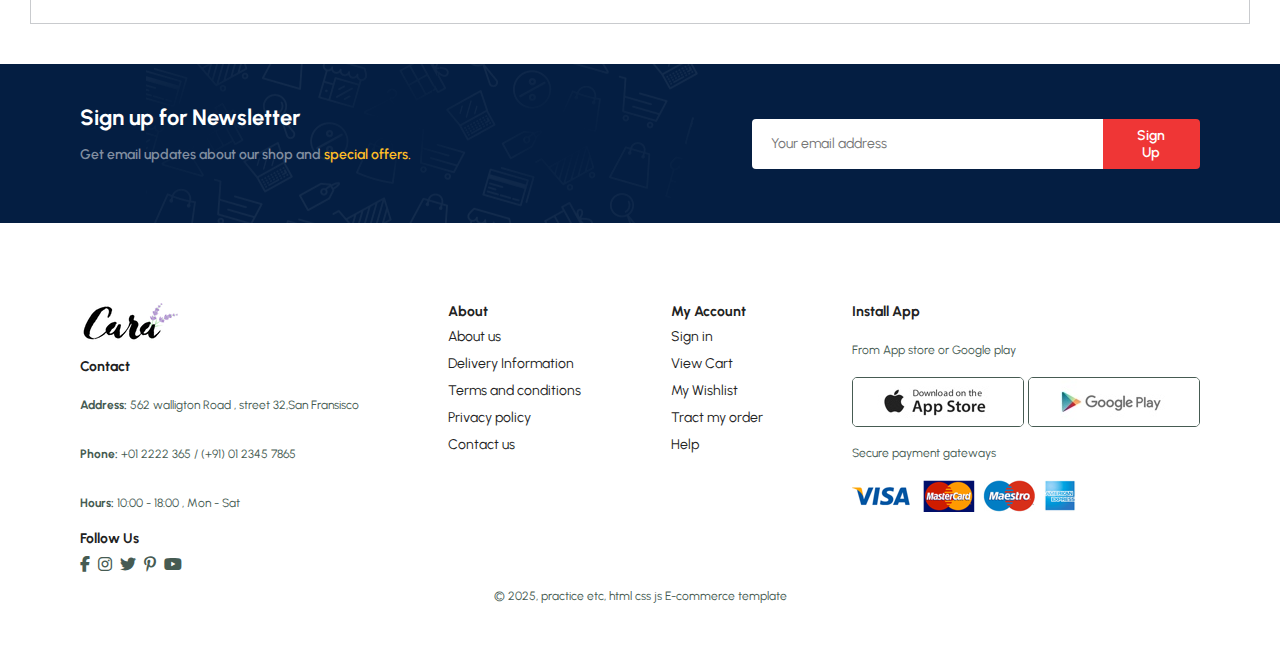
<file: E-commerce/contact.html>
<!DOCTYPE html>
<html lang="en">

<head>
    <meta charset="UTF-8">
    <meta name="viewport" content="width=device-width, initial-scale=1.0">
    <title>Document</title>
    <link rel="stylesheet" href="https://cdnjs.cloudflare.com/ajax/libs/font-awesome/6.7.2/css/all.min.css">
    <link rel="stylesheet" href="style.css">
</head>

<body>
    <!-- header -->
    <section id="header">
        <a href="#"><img src="./img/logo.png" class="logo" alt=""></a>
        <div>
            <ul id="navbar">
                <li><a href="index.html">Home</a></li>
                <li><a href="shop.html">Shop</a></li>
                <li><a href="blog.html">Blog</a></li>
                <li><a href="about.html">About</a></li>
                <li><a class="active" href="contact.html">Contact</a></li>
                <li id="lg-bag"><a href="cart.html"><i class="fa-solid fa-bag-shopping"></i></a></li>
                <a href="#" id="close"><i class="fa-solid fa-xmark"></i></a>
            </ul>
        </div>
        <div id="mobile">
            <a href="cart.html"><i class="fa-solid fa-bag-shopping"></i></a>
            <i id="bar" class="fa-solid fa-bars"></i>
        </div>
    </section>
    <!-- page header -->
    <section id="page-header" class="about-header">
        <h2>#let's_talk</h2>
        <p>LEAVE A MESSAGE, We love to hear from you!</p>
    </section>
    <!-- Contant Us Page -->
     <section id="contact-details" class="section-p1">
        <div class="details">
           <span>GET IN TOUCH</span> 
           <h2>Lorem ipsum dolor sit amet consectetur adipisicing.</h2>
           <h3>Head Office</h3>
           <div>
            <li>
                <i class="fa-solid fa-location-dot"></i>
                <p>56 Glassford Street Glasgow G1 1UL New York</p>
            </li>
            <li>
                <i class="fa-solid fa-message"></i>
                <p>contact@example.com</p>
            </li>
            <li>
                <i class="fa-solid fa-phone"></i>
                <p>contact@example.com</p>
            </li>
            <li>
                <i class="fa-solid fa-clock"></i>
                <p>Monday to Saturday : 9:00am to 16:00pm</p>
            </li>
           </div>
        </div>
        <div class="map">
            <iframe src="https://www.google.com/maps/embed?pb=!1m18!1m12!1m3!1d3314.9873200167053!2d73.9773085!3d33.81264030000001!2m3!1f0!2f0!3f0!3m2!1i1024!2i768!4f13.1!3m3!1m2!1s0x38e047a8fedf734f%3A0xd55d7edaa39b24e1!2sBoys%20degree%20college%20Hostel!5e0!3m2!1sen!2s!4v1742194685260!5m2!1sen!2s" width="600" height="450" style="border:0;" allowfullscreen="" loading="lazy" referrerpolicy="no-referrer-when-downgrade"></iframe>
        </div>
     </section>
     <!-- Form Details -->
      <section id="form-details" class="section-p1">
      <form action="">
        <span>LEAVE A MESSAGE</span>
        <h2>We love to hear from you</h2>
        <input type="text" placeholder="Your Name">
        <input type="text" placeholder="E-mail">
        <input type="text" placeholder="Subject">
        <textarea name="" id="" cols="30" rows="10" placeholder="Your Message">
     </textarea>
     <button class="normal">Submit</button>
    </form>
    <div class="people">
        <div>
            <img src="img/people/1.png" alt="">
            <p><span>John Doe</span>Senior Marketing Manager <br> Phone: +000 123 000 77 88 <br> Email: contact@example.com</p>
        </div>
        <div>
            <img src="img/people/2.png" alt="">
            <p><span>William Smith</span>Senior Marketing Manager <br> Phone: +000 123 000 77 88 <br> Email: contact@example.com</p>
        </div>
        <div>
            <img src="img/people/3.png" alt="">
            <p><span>Emma Stone</span>Senior Marketing Manager <br> Phone: +000 123 000 77 88 <br> Email: contact@example.com</p>
        </div>
    </div>
      </section>
     <!-- newsletter -->
     <section id="newsletter" class="section-m1 section-p1">
        <div class="newstext">
            <h4>Sign up for Newsletter</h4>
            <p>Get email updates about our shop and <span>special offers.</span></p>
        </div>
        <div class="form">
            <input type="text" placeholder="Your email address">
            <button class="normal">Sign Up</button>
        </div>
      </section>
    <!-- footer -->
    <footer class="section-p1">
        <div class="col">
            <img src="./img/logo.png" class="logo">
            <h4>Contact</h4>
            <p><strong>Address:</strong> 562 walligton Road , street 32,San Fransisco</p>
            <p><strong>Phone:</strong> +01 2222 365 / (+91) 01 2345 7865</p>
            <p><strong>Hours:</strong> 10:00 - 18:00 , Mon - Sat </p>
            <div class="follow">
                <h4>Follow Us</h4>
                <div class="icons">
                    <i class="fa-brands fa-facebook-f"></i>
                    <i class="fa-brands fa-instagram"></i>
                    <i class="fa-brands fa-twitter"></i>
                    <i class="fa-brands fa-pinterest-p"></i>
                    <i class="fa-brands fa-youtube"></i>
                </div>
            </div>
        </div>
        <div class="col">
            <h4>About</h4>
            <a href="#">About us</a>
            <a href="#">Delivery Information</a>
            <a href="#">Terms and conditions</a>
            <a href="#">Privacy policy</a>
            <a href="#">Contact us</a>
        </div>
        <div class="col">
            <h4>My Account</h4>
            <a href="#">Sign in</a>
            <a href="#">View Cart</a>
            <a href="#">My Wishlist</a>
            <a href="#">Tract my order</a>
            <a href="#">Help</a>
        </div>
        <div class="col  install">
            <h4>Install App</h4>
            <p>From App store or Google play</p>
            <div class="row">
                <img src="./img/pay/app.jpg" alt="">
                <img src="./img/pay/play.jpg" alt="">
            </div>
            <p>Secure payment gateways</p>
            <img src="./img/pay/pay.png" alt="">
        </div>
        <div class="copyright">
            <p>© 2025, practice etc, html css js E-commerce template</p>
        </div>
    </footer>
    <script src="script.js"></script>
</body>

</html>
</file>
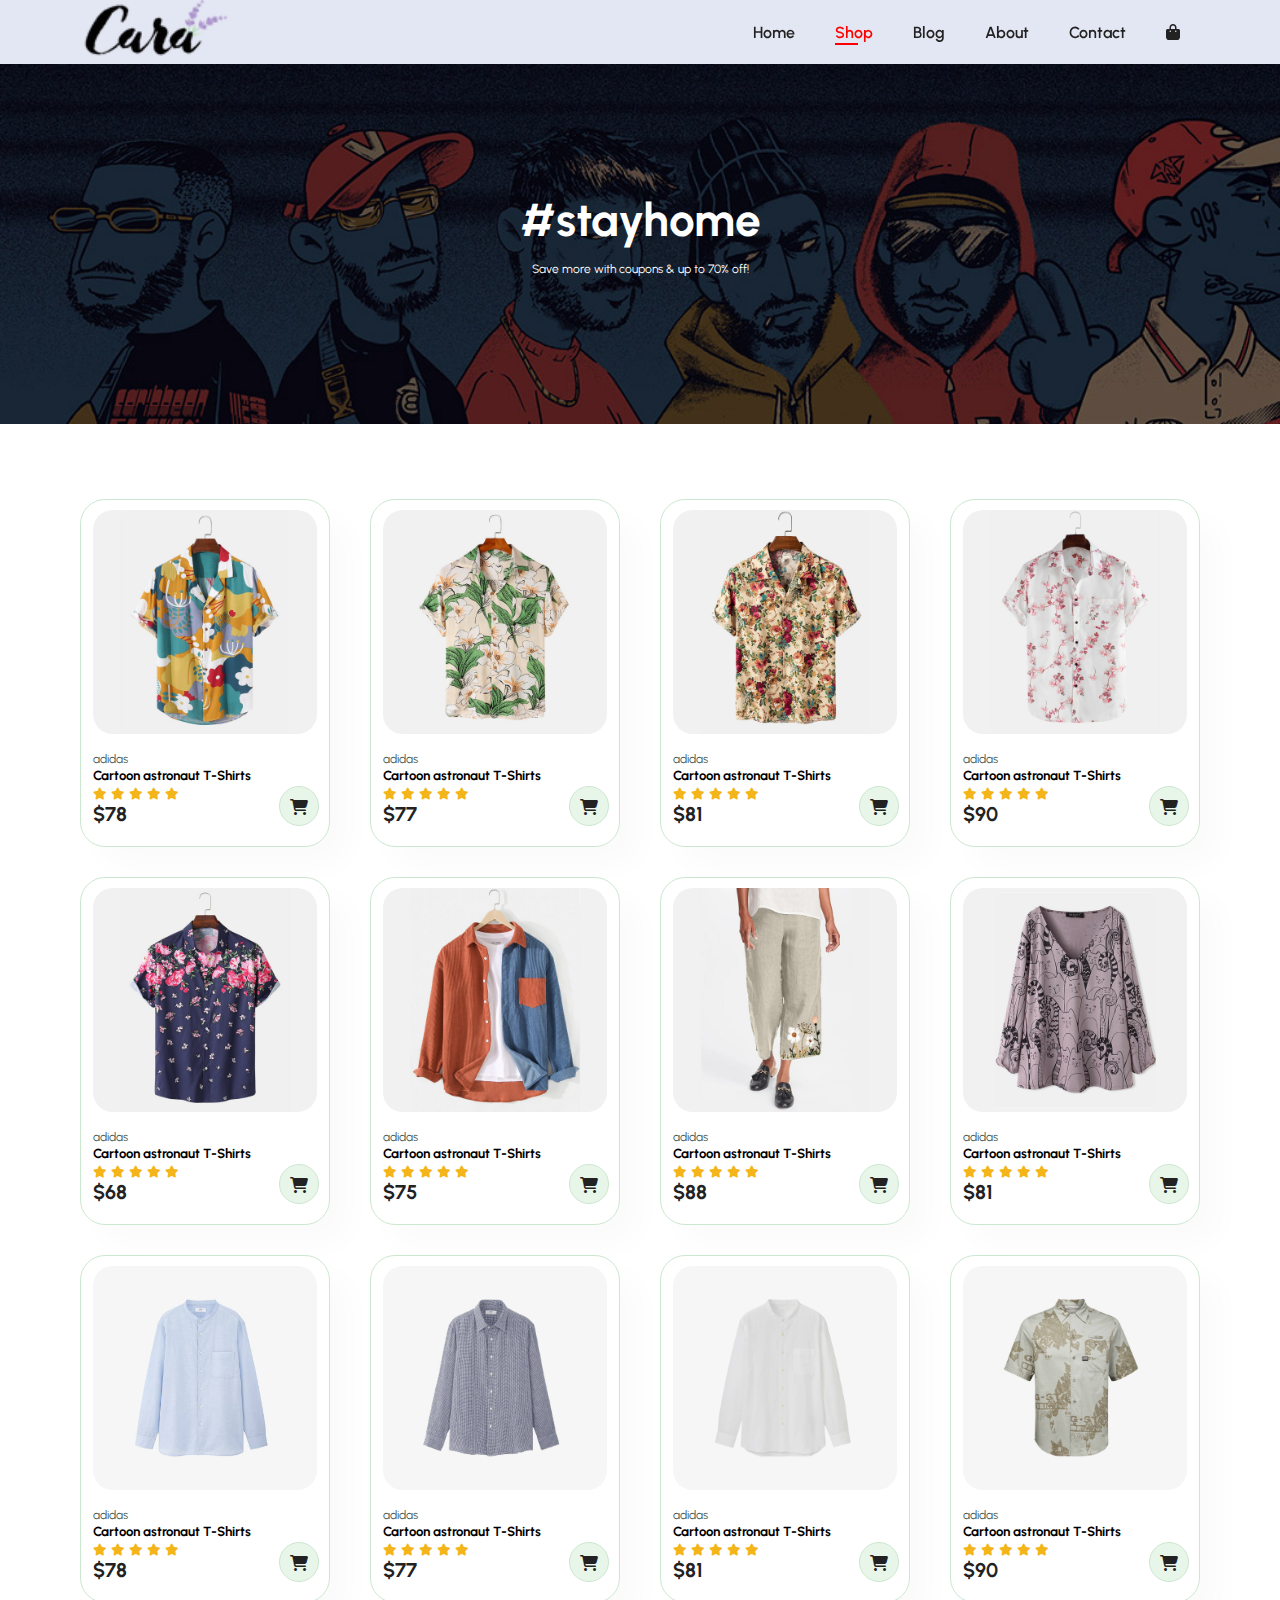
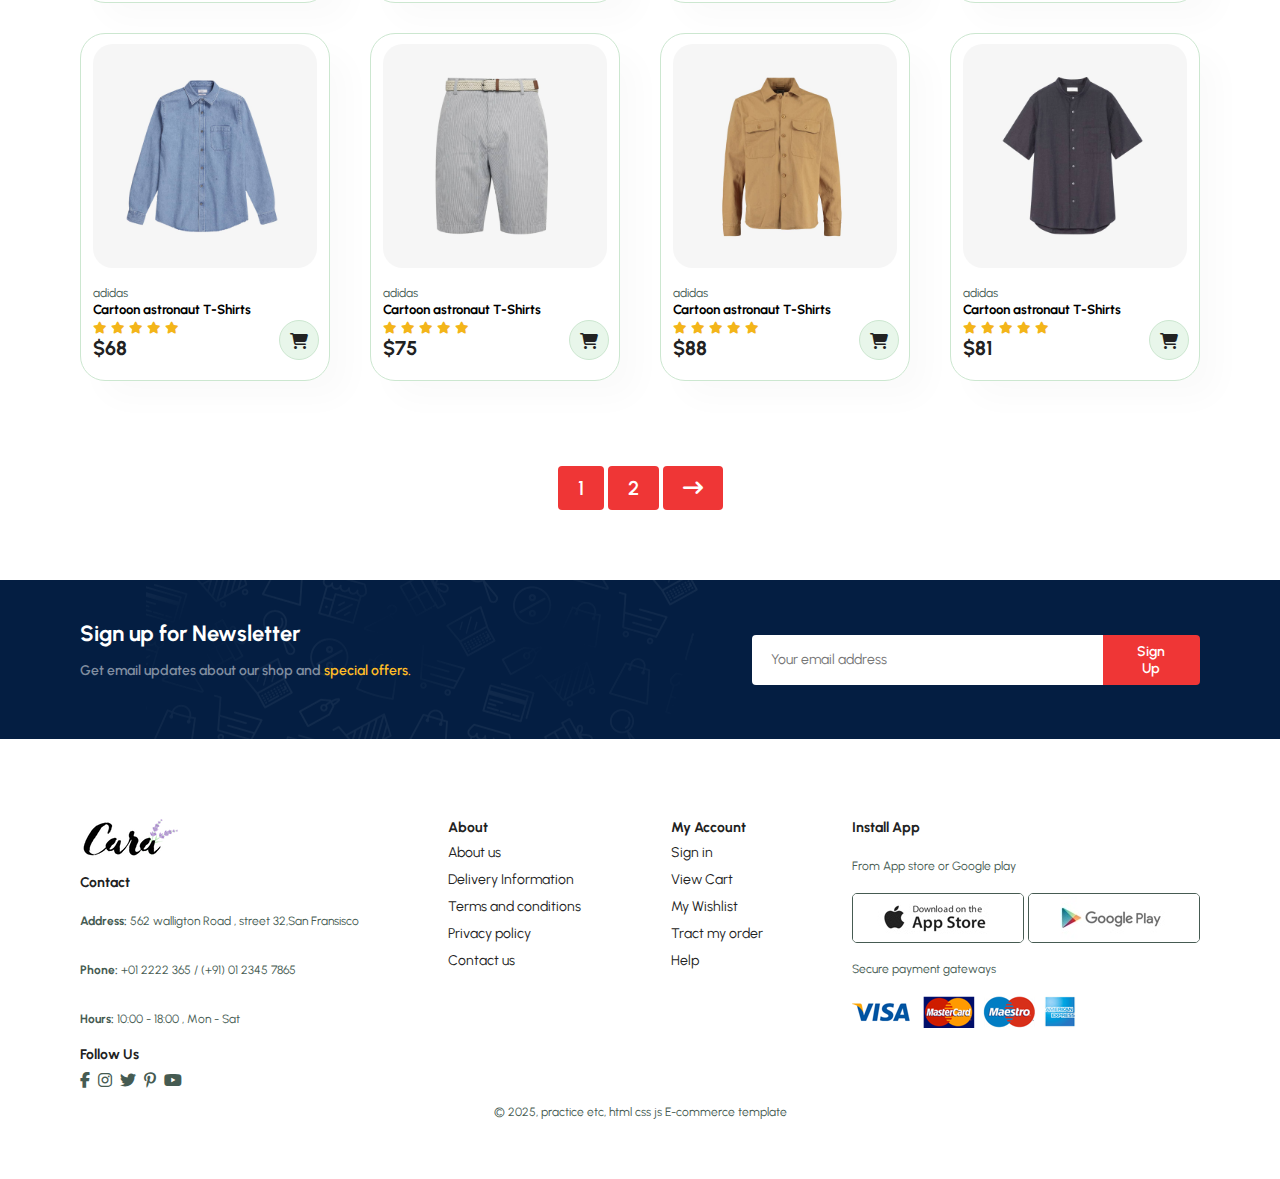
<file: E-commerce/shop.html>
<!DOCTYPE html>
<html lang="en">

<head>
    <meta charset="UTF-8">
    <meta name="viewport" content="width=device-width, initial-scale=1.0">
    <title>Document</title>
    <link rel="stylesheet" href="https://cdnjs.cloudflare.com/ajax/libs/font-awesome/6.7.2/css/all.min.css">
    <link rel="stylesheet" href="style.css">
</head>

<body>
    <!-- header -->
    <section id="header">
        <a href="#"><img src="./img/logo.png" class="logo" alt=""></a>
        <div>
            <ul id="navbar">
                <li><a href="index.html">Home</a></li>
                <li><a class="active" href="shop.html">Shop</a></li>
                <li><a href="blog.html">Blog</a></li>
                <li><a href="about.html">About</a></li>
                <li><a href="contact.html">Contact</a></li>
                <li id="lg-bag"><a href="cart.html"><i class="fa-solid fa-bag-shopping"></i></a></li>
                <a href="#" id="close"><i class="fa-solid fa-xmark"></i></a>
            </ul>
        </div>
        <div id="mobile">
            <a href="cart.html"><i class="fa-solid fa-bag-shopping"></i></a>
            <i id="bar" class="fa-solid fa-bars"></i>
        </div>
    </section>
    <!-- page header -->
    <section id="page-header">
        <h2>#stayhome</h2>
        <p>Save more with coupons & up to 70% off!</p>
    </section>
    <!-- feature Products -->
    <section id="product1" class="section-p1">
        <div class="pro-container">
            <div class="pro" onclick="window.location.href='sproduct.html';">
                <img src="./img/products/f1.jpg" alt="">
                <div class="des">
                    <span>adidas</span>
                    <h5>Cartoon astronaut T-Shirts</h5>
                    <div class="star">
                        <i class="fas fa-star"></i>
                        <i class="fas fa-star"></i>
                        <i class="fas fa-star"></i>
                        <i class="fas fa-star"></i>
                        <i class="fas fa-star"></i>
                    </div>
                    <h4>$78</h4>
                </div>
                <a href="#"><i class="fa-solid fa-cart-shopping cart"></i></a>
            </div>
            <div class="pro">
                <img src="./img/products/f2.jpg" alt="">
                <div class="des">
                    <span>adidas</span>
                    <h5>Cartoon astronaut T-Shirts</h5>
                    <div class="star">
                        <i class="fas fa-star"></i>
                        <i class="fas fa-star"></i>
                        <i class="fas fa-star"></i>
                        <i class="fas fa-star"></i>
                        <i class="fas fa-star"></i>
                    </div>
                    <h4>$77</h4>
                </div>
                <a href="#"><i class="fa-solid fa-cart-shopping cart"></i></a>
            </div>
            <div class="pro">
                <img src="./img/products/f3.jpg" alt="">
                <div class="des">
                    <span>adidas</span>
                    <h5>Cartoon astronaut T-Shirts</h5>
                    <div class="star">
                        <i class="fas fa-star"></i>
                        <i class="fas fa-star"></i>
                        <i class="fas fa-star"></i>
                        <i class="fas fa-star"></i>
                        <i class="fas fa-star"></i>
                    </div>
                    <h4>$81</h4>
                </div>
                <a href="#"><i class="fa-solid fa-cart-shopping cart"></i></a>
            </div>
            <div class="pro">
                <img src="./img/products/f4.jpg" alt="">
                <div class="des">
                    <span>adidas</span>
                    <h5>Cartoon astronaut T-Shirts</h5>
                    <div class="star">
                        <i class="fas fa-star"></i>
                        <i class="fas fa-star"></i>
                        <i class="fas fa-star"></i>
                        <i class="fas fa-star"></i>
                        <i class="fas fa-star"></i>
                    </div>
                    <h4>$90</h4>
                </div>
                <a href="#"><i class="fa-solid fa-cart-shopping cart"></i></a>
            </div>
            <div class="pro">
                <img src="./img/products/f5.jpg" alt="">
                <div class="des">
                    <span>adidas</span>
                    <h5>Cartoon astronaut T-Shirts</h5>
                    <div class="star">
                        <i class="fas fa-star"></i>
                        <i class="fas fa-star"></i>
                        <i class="fas fa-star"></i>
                        <i class="fas fa-star"></i>
                        <i class="fas fa-star"></i>
                    </div>
                    <h4>$68</h4>
                </div>
                <a href="#"><i class="fa-solid fa-cart-shopping cart"></i></a>
            </div>
            <div class="pro">
                <img src="./img/products/f6.jpg" alt="">
                <div class="des">
                    <span>adidas</span>
                    <h5>Cartoon astronaut T-Shirts</h5>
                    <div class="star">
                        <i class="fas fa-star"></i>
                        <i class="fas fa-star"></i>
                        <i class="fas fa-star"></i>
                        <i class="fas fa-star"></i>
                        <i class="fas fa-star"></i>
                    </div>
                    <h4>$75</h4>
                </div>
                <a href="#"><i class="fa-solid fa-cart-shopping cart"></i></a>
            </div>
            <div class="pro">
                <img src="./img/products/f7.jpg" alt="">
                <div class="des">
                    <span>adidas</span>
                    <h5>Cartoon astronaut T-Shirts</h5>
                    <div class="star">
                        <i class="fas fa-star"></i>
                        <i class="fas fa-star"></i>
                        <i class="fas fa-star"></i>
                        <i class="fas fa-star"></i>
                        <i class="fas fa-star"></i>
                    </div>
                    <h4>$88</h4>
                </div>
                <a href="#"><i class="fa-solid fa-cart-shopping cart"></i></a>
            </div>
            <div class="pro">
                <img src="./img/products/f8.jpg" alt="">
                <div class="des">
                    <span>adidas</span>
                    <h5>Cartoon astronaut T-Shirts</h5>
                    <div class="star">
                        <i class="fas fa-star"></i>
                        <i class="fas fa-star"></i>
                        <i class="fas fa-star"></i>
                        <i class="fas fa-star"></i>
                        <i class="fas fa-star"></i>
                    </div>
                    <h4>$81</h4>
                </div>
                <a href="#"><i class="fa-solid fa-cart-shopping cart"></i></a>
            </div>
            <div class="pro">
                <img src="./img/products/n1.jpg" alt="">
                <div class="des">
                    <span>adidas</span>
                    <h5>Cartoon astronaut T-Shirts</h5>
                    <div class="star">
                        <i class="fas fa-star"></i>
                        <i class="fas fa-star"></i>
                        <i class="fas fa-star"></i>
                        <i class="fas fa-star"></i>
                        <i class="fas fa-star"></i>
                    </div>
                    <h4>$78</h4>
                </div>
                <a href="#"><i class="fa-solid fa-cart-shopping cart"></i></a>
            </div>
            <div class="pro">
                <img src="./img/products/n2.jpg" alt="">
                <div class="des">
                    <span>adidas</span>
                    <h5>Cartoon astronaut T-Shirts</h5>
                    <div class="star">
                        <i class="fas fa-star"></i>
                        <i class="fas fa-star"></i>
                        <i class="fas fa-star"></i>
                        <i class="fas fa-star"></i>
                        <i class="fas fa-star"></i>
                    </div>
                    <h4>$77</h4>
                </div>
                <a href="#"><i class="fa-solid fa-cart-shopping cart"></i></a>
            </div>
            <div class="pro">
                <img src="./img/products/n3.jpg" alt="">
                <div class="des">
                    <span>adidas</span>
                    <h5>Cartoon astronaut T-Shirts</h5>
                    <div class="star">
                        <i class="fas fa-star"></i>
                        <i class="fas fa-star"></i>
                        <i class="fas fa-star"></i>
                        <i class="fas fa-star"></i>
                        <i class="fas fa-star"></i>
                    </div>
                    <h4>$81</h4>
                </div>
                <a href="#"><i class="fa-solid fa-cart-shopping cart"></i></a>
            </div>
            <div class="pro">
                <img src="./img/products/n4.jpg" alt="">
                <div class="des">
                    <span>adidas</span>
                    <h5>Cartoon astronaut T-Shirts</h5>
                    <div class="star">
                        <i class="fas fa-star"></i>
                        <i class="fas fa-star"></i>
                        <i class="fas fa-star"></i>
                        <i class="fas fa-star"></i>
                        <i class="fas fa-star"></i>
                    </div>
                    <h4>$90</h4>
                </div>
                <a href="#"><i class="fa-solid fa-cart-shopping cart"></i></a>
            </div>
            <div class="pro">
                <img src="./img/products/n5.jpg" alt="">
                <div class="des">
                    <span>adidas</span>
                    <h5>Cartoon astronaut T-Shirts</h5>
                    <div class="star">
                        <i class="fas fa-star"></i>
                        <i class="fas fa-star"></i>
                        <i class="fas fa-star"></i>
                        <i class="fas fa-star"></i>
                        <i class="fas fa-star"></i>
                    </div>
                    <h4>$68</h4>
                </div>
                <a href="#"><i class="fa-solid fa-cart-shopping cart"></i></a>
            </div>
            <div class="pro">
                <img src="./img/products/n6.jpg" alt="">
                <div class="des">
                    <span>adidas</span>
                    <h5>Cartoon astronaut T-Shirts</h5>
                    <div class="star">
                        <i class="fas fa-star"></i>
                        <i class="fas fa-star"></i>
                        <i class="fas fa-star"></i>
                        <i class="fas fa-star"></i>
                        <i class="fas fa-star"></i>
                    </div>
                    <h4>$75</h4>
                </div>
                <a href="#"><i class="fa-solid fa-cart-shopping cart"></i></a>
            </div>
            <div class="pro">
                <img src="./img/products/n7.jpg" alt="">
                <div class="des">
                    <span>adidas</span>
                    <h5>Cartoon astronaut T-Shirts</h5>
                    <div class="star">
                        <i class="fas fa-star"></i>
                        <i class="fas fa-star"></i>
                        <i class="fas fa-star"></i>
                        <i class="fas fa-star"></i>
                        <i class="fas fa-star"></i>
                    </div>
                    <h4>$88</h4>
                </div>
                <a href="#"><i class="fa-solid fa-cart-shopping cart"></i></a>
            </div>
            <div class="pro">
                <img src="./img/products/n8.jpg" alt="">
                <div class="des">
                    <span>adidas</span>
                    <h5>Cartoon astronaut T-Shirts</h5>
                    <div class="star">
                        <i class="fas fa-star"></i>
                        <i class="fas fa-star"></i>
                        <i class="fas fa-star"></i>
                        <i class="fas fa-star"></i>
                        <i class="fas fa-star"></i>
                    </div>
                    <h4>$81</h4>
                </div>
                <a href="#"><i class="fa-solid fa-cart-shopping cart"></i></a>
            </div>
        </div>
    </section>
    <!-- Pagination -->
     <section id="pagination" class="section-p1">
        <a href="#">1</a>
        <a href="#">2</a>
        <a href="#"><i class="fa-solid fa-arrow-right-long"></i></a>
     </section>
     <!-- newsletter -->
      <section id="newsletter" class="section-m1 section-p1">
        <div class="newstext">
            <h4>Sign up for Newsletter</h4>
            <p>Get email updates about our shop and <span>special offers.</span></p>
        </div>
        <div class="form">
            <input type="text" placeholder="Your email address">
            <button class="normal">Sign Up</button>
        </div>
      </section>
      <!-- footer -->
       <footer class="section-p1">
        <div class="col">
            <img src="./img/logo.png" class="logo">
            <h4>Contact</h4>
            <p><strong>Address:</strong> 562 walligton Road , street 32,San Fransisco</p>
            <p><strong>Phone:</strong> +01 2222 365 / (+91) 01 2345 7865</p>
            <p><strong>Hours:</strong> 10:00 - 18:00 , Mon - Sat </p>
            <div class="follow">
                <h4>Follow Us</h4>
                <div class="icons">
                    <i class="fa-brands fa-facebook-f"></i>
                    <i class="fa-brands fa-instagram"></i>
                    <i class="fa-brands fa-twitter"></i>
                    <i class="fa-brands fa-pinterest-p"></i>
                    <i class="fa-brands fa-youtube"></i>
                </div>
            </div>
        </div>
        <div class="col">
            <h4>About</h4>
            <a href="#">About us</a>
            <a href="#">Delivery Information</a>
            <a href="#">Terms and conditions</a>
            <a href="#">Privacy policy</a>
            <a href="#">Contact us</a>
        </div>
        <div class="col">
            <h4>My Account</h4>
            <a href="#">Sign in</a>
            <a href="#">View Cart</a>
            <a href="#">My Wishlist</a>
            <a href="#">Tract my order</a>
            <a href="#">Help</a>
        </div>
        <div class="col  install">
            <h4>Install App</h4>
            <p>From App store or Google play</p>
            <div class="row">
                <img src="./img/pay/app.jpg" alt="">
                <img src="./img/pay/play.jpg" alt="">
            </div>
            <p>Secure payment gateways</p>
            <img src="./img/pay/pay.png" alt="">
        </div>
        <div class="copyright">
            <p>© 2025, practice etc, html css js E-commerce template</p>
        </div>
       </footer>
    <script src="script.js"></script>
</body>

</html>
</file>
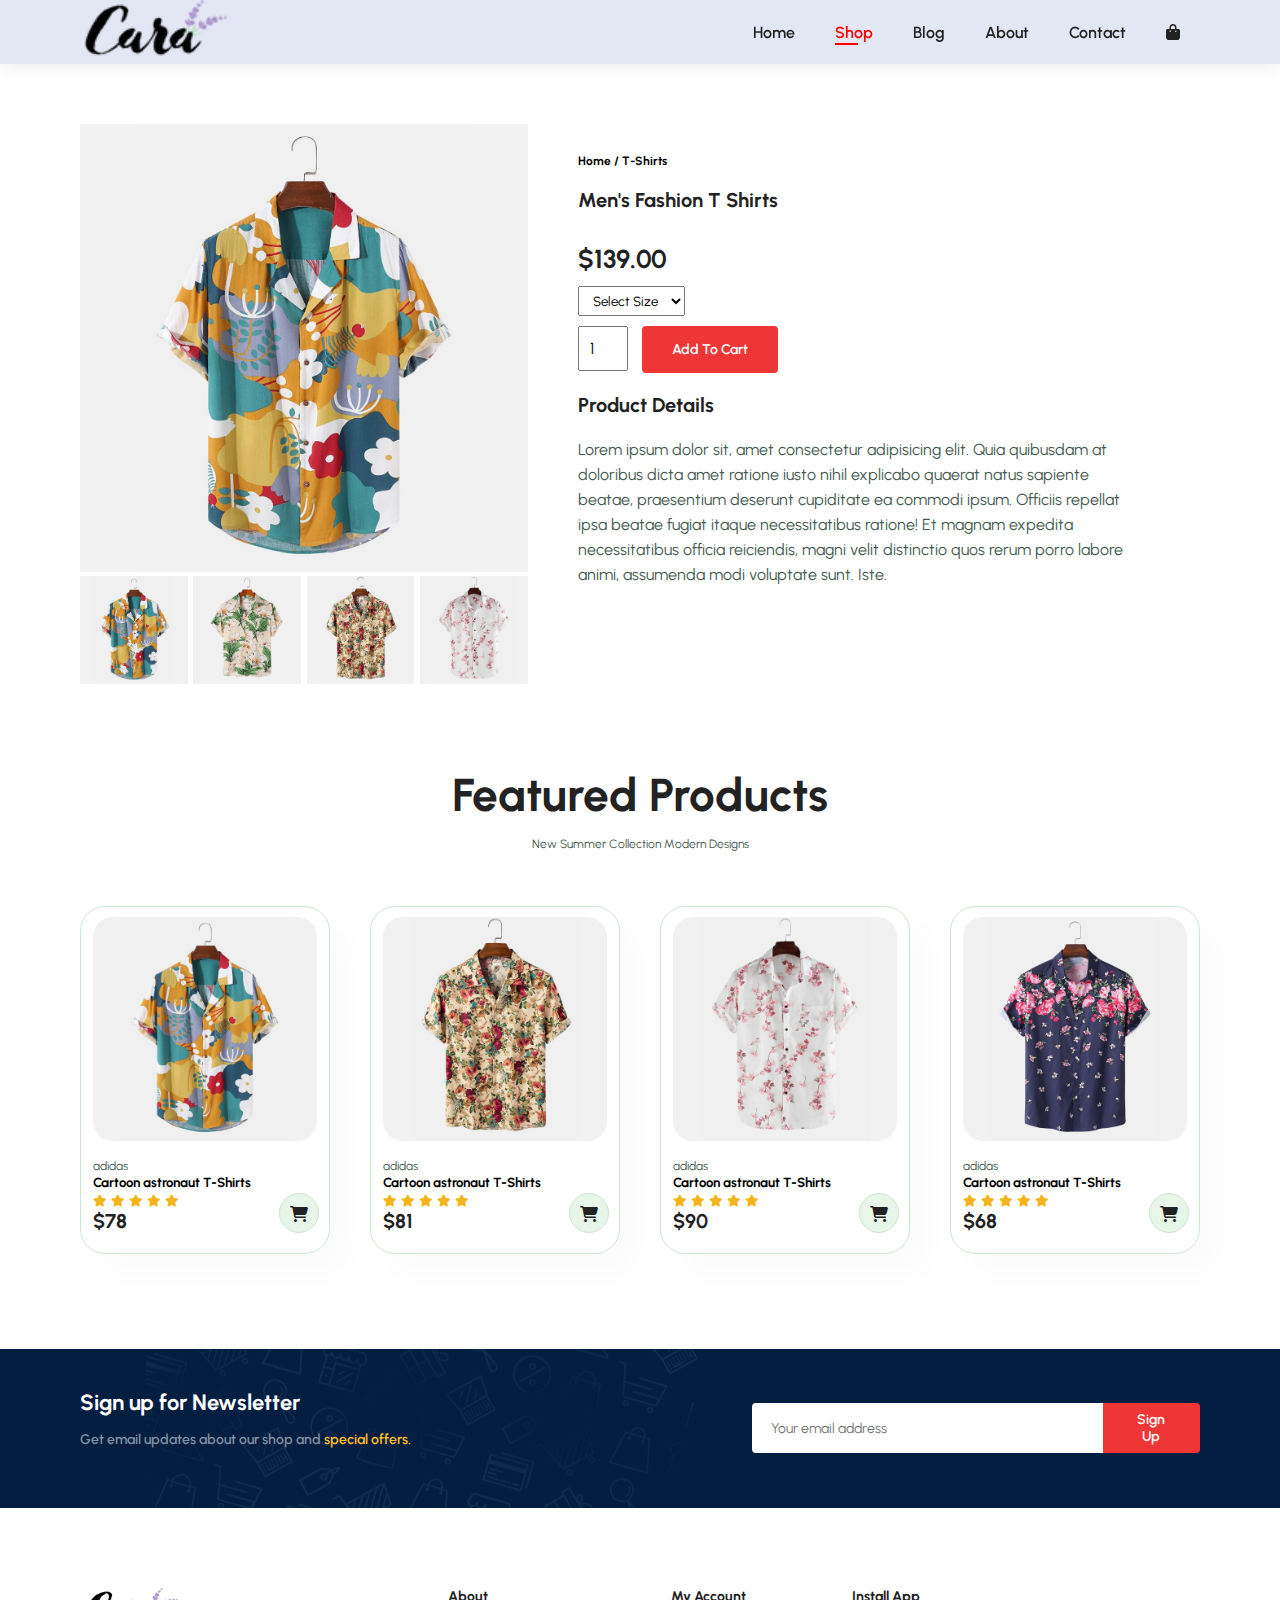
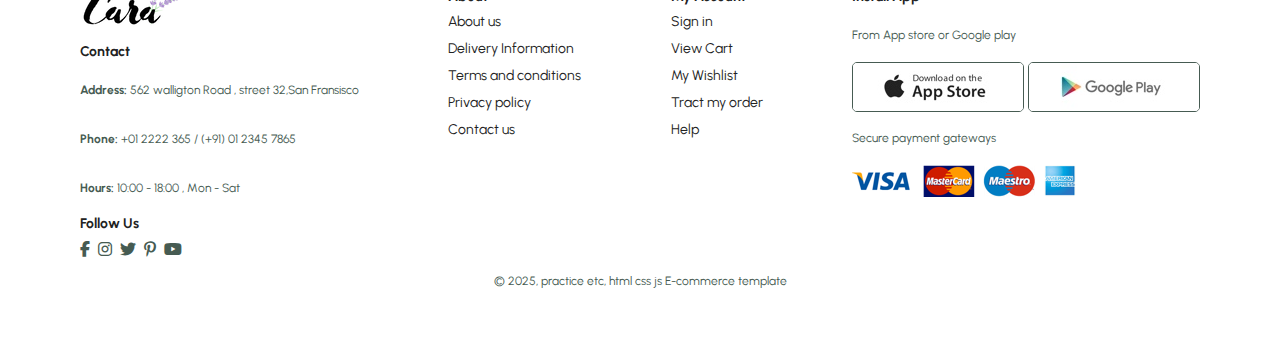
<file: E-commerce/sproduct.html>
<!DOCTYPE html>
<html lang="en">

<head>
    <meta charset="UTF-8">
    <meta name="viewport" content="width=device-width, initial-scale=1.0">
    <title>Document</title>
    <link rel="stylesheet" href="https://cdnjs.cloudflare.com/ajax/libs/font-awesome/6.7.2/css/all.min.css">
    <link rel="stylesheet" href="style.css">
</head>

<body>
    <!-- header -->
    <section id="header">
        <a href="#"><img src="./img/logo.png" class="logo" alt=""></a>
        <div>
            <ul id="navbar">
                <li><a href="index.html">Home</a></li>
                <li><a class="active" href="shop.html">Shop</a></li>
                <li><a href="blog.html">Blog</a></li>
                <li><a href="about.html">About</a></li>
                <li><a href="contact.html">Contact</a></li>
                <li id="lg-bag"><a href="cart.html"><i class="fa-solid fa-bag-shopping"></i></a></li>
                <a href="#" id="close"><i class="fa-solid fa-xmark"></i></a>
            </ul>
        </div>
        <div id="mobile">
            <a href="cart.html"><i class="fa-solid fa-bag-shopping"></i></a>
            <i id="bar" class="fa-solid fa-bars"></i>
        </div>
    </section>
    <!-- Product Details -->
    <section id="prodetails" class="section-p1">
        <div class="single-pro-image">
            <img src="./img/products/f1.jpg" width="100%" id="MainImg">
            <div class="small-img-group">
                <div class="small-img-col">
                    <img src="img/products/f1.jpg" width="100%" class="small-img" alt="">
                </div>
                <div class="small-img-col">
                    <img src="img/products/f2.jpg" width="100%" class="small-img" alt="">
                </div>
                <div class="small-img-col">
                    <img src="img/products/f3.jpg" width="100%" class="small-img" alt="">
                </div>
                <div class="small-img-col">
                    <img src="img/products/f4.jpg" width="100%" class="small-img" alt="">
                </div>
            </div>
        </div>
        <div class="single-pro-details">
            <h6>Home / T-Shirts </h6>
            <h4>Men's Fashion T Shirts</h4>
            <h2>$139.00</h2>
            <select>
                <option>Select Size</option>
                <option>Small</option>
                <option>Medium</option>
                <option>Large</option>
                <option>XL</option>
                <option>XXL</option>
            </select>
            <input type="number" value="1">
            <button class="normal">Add To Cart</button>
            <h4>Product Details</h4>
            <span>Lorem ipsum dolor sit, amet consectetur adipisicing elit. Quia quibusdam at doloribus dicta amet
                ratione iusto nihil explicabo quaerat natus sapiente beatae, praesentium deserunt cupiditate ea commodi
                ipsum. Officiis repellat ipsa beatae fugiat itaque necessitatibus ratione! Et magnam expedita
                necessitatibus officia reiciendis, magni velit distinctio quos rerum porro labore animi, assumenda modi
                voluptate sunt. Iste.</span>
        </div>
    </section>
    <section id="product1" class="section-p1">
        <h2>Featured Products</h2>
        <p>New Summer Collection Modern Designs</p>
        <div class="pro-container">
            <div class="pro">
                <img src="./img/products/f1.jpg" alt="">
                <div class="des">
                    <span>adidas</span>
                    <h5>Cartoon astronaut T-Shirts</h5>
                    <div class="star">
                        <i class="fas fa-star"></i>
                        <i class="fas fa-star"></i>
                        <i class="fas fa-star"></i>
                        <i class="fas fa-star"></i>
                        <i class="fas fa-star"></i>
                    </div>
                    <h4>$78</h4>
                </div>
                <a href="#"><i class="fa-solid fa-cart-shopping cart"></i></a>
            </div>
            <div class="pro">
                <img src="./img/products/f3.jpg" alt="">
                <div class="des">
                    <span>adidas</span>
                    <h5>Cartoon astronaut T-Shirts</h5>
                    <div class="star">
                        <i class="fas fa-star"></i>
                        <i class="fas fa-star"></i>
                        <i class="fas fa-star"></i>
                        <i class="fas fa-star"></i>
                        <i class="fas fa-star"></i>
                    </div>
                    <h4>$81</h4>
                </div>
                <a href="#"><i class="fa-solid fa-cart-shopping cart"></i></a>
            </div>
            <div class="pro">
                <img src="./img/products/f4.jpg" alt="">
                <div class="des">
                    <span>adidas</span>
                    <h5>Cartoon astronaut T-Shirts</h5>
                    <div class="star">
                        <i class="fas fa-star"></i>
                        <i class="fas fa-star"></i>
                        <i class="fas fa-star"></i>
                        <i class="fas fa-star"></i>
                        <i class="fas fa-star"></i>
                    </div>
                    <h4>$90</h4>
                </div>
                <a href="#"><i class="fa-solid fa-cart-shopping cart"></i></a>
            </div>
            <div class="pro">
                <img src="./img/products/f5.jpg" alt="">
                <div class="des">
                    <span>adidas</span>
                    <h5>Cartoon astronaut T-Shirts</h5>
                    <div class="star">
                        <i class="fas fa-star"></i>
                        <i class="fas fa-star"></i>
                        <i class="fas fa-star"></i>
                        <i class="fas fa-star"></i>
                        <i class="fas fa-star"></i>
                    </div>
                    <h4>$68</h4>
                </div>
                <a href="#"><i class="fa-solid fa-cart-shopping cart"></i></a>
            </div>
        </div>
    </section>
    <!-- newsletter -->
    <section id="newsletter" class="section-m1 section-p1">
        <div class="newstext">
            <h4>Sign up for Newsletter</h4>
            <p>Get email updates about our shop and <span>special offers.</span></p>
        </div>
        <div class="form">
            <input type="text" placeholder="Your email address">
            <button class="normal">Sign Up</button>
        </div>
    </section>
    <!-- footer -->
    <footer class="section-p1">
        <div class="col">
            <img src="./img/logo.png" class="logo">
            <h4>Contact</h4>
            <p><strong>Address:</strong> 562 walligton Road , street 32,San Fransisco</p>
            <p><strong>Phone:</strong> +01 2222 365 / (+91) 01 2345 7865</p>
            <p><strong>Hours:</strong> 10:00 - 18:00 , Mon - Sat </p>
            <div class="follow">
                <h4>Follow Us</h4>
                <div class="icons">
                    <i class="fa-brands fa-facebook-f"></i>
                    <i class="fa-brands fa-instagram"></i>
                    <i class="fa-brands fa-twitter"></i>
                    <i class="fa-brands fa-pinterest-p"></i>
                    <i class="fa-brands fa-youtube"></i>
                </div>
            </div>
        </div>
        <div class="col">
            <h4>About</h4>
            <a href="#">About us</a>
            <a href="#">Delivery Information</a>
            <a href="#">Terms and conditions</a>
            <a href="#">Privacy policy</a>
            <a href="#">Contact us</a>
        </div>
        <div class="col">
            <h4>My Account</h4>
            <a href="#">Sign in</a>
            <a href="#">View Cart</a>
            <a href="#">My Wishlist</a>
            <a href="#">Tract my order</a>
            <a href="#">Help</a>
        </div>
        <div class="col  install">
            <h4>Install App</h4>
            <p>From App store or Google play</p>
            <div class="row">
                <img src="./img/pay/app.jpg" alt="">
                <img src="./img/pay/play.jpg" alt="">
            </div>
            <p>Secure payment gateways</p>
            <img src="./img/pay/pay.png" alt="">
        </div>
        <div class="copyright">
            <p>© 2025, practice etc, html css js E-commerce template</p>
        </div>
    </footer>
    <script>
        var mainImg = document.getElementById('MainImg');
        var smImg = document.getElementsByClassName('small-img');
        smImg[0].onclick = function(){
            mainImg.src = smImg[0].src;
        }
        smImg[1].onclick = function(){
            mainImg.src = smImg[1].src;
        }
        smImg[2].onclick = function(){
            mainImg.src = smImg[2].src;
        }
        smImg[3].onclick = function(){
            mainImg.src = smImg[3].src;
        }
    </script>
    <script src="script.js"></script>
</body>

</html>
</file>
<file: E-commerce/style.css>
@import url('https://fonts.googleapis.com/css2?family=Poppins:wght@200;300;400;500;600;700;800;900&family=Urbanist:ital,wght@0,100..900;1,100..900&display=swap');

* {
    margin: 0;
    padding: 0;
    box-sizing: border-box;
    font-family: "Urbanist", sans-serif;
}

h1 {
    font-size: 50px;
    line-height: 64px;
    color: #222;
}

h2 {
    font-size: 46px;
    line-height: 54px;
    color: #222;
}

h4 {
    font-size: 20px;
    color: #222;
}

h6 {
    font-size: 12px;
    font-weight: 700;
}

p {
    font-size: 12px;
    color: #465b52;
    margin: 15px 0 20px 0;
}

.section-p1 {
    padding: 40px 80px;
}

.section-m1 {
    margin: 40px 0;
}

button.normal {
    font-size: 14px;
    font-weight: 600;
    padding: 15px 30px;
    color: #222;
    background-color: #fff;
    border-radius: 4px;
    cursor: pointer;
    outline: none;
    border: none;
    transition: 0.2s;
}

button.white {
    font-size: 14px;
    font-weight: 600;
    padding: 11px 18px;
    color: #fff;
    background-color: transparent;
    cursor: pointer;
    outline: none;
    border: 1px solid #fff;
    transition: 0.8s;
}

body {
    width: 100%;
}

/* header */
#header {
    display: flex;
    align-items: center;
    justify-content: space-between;
    background-color: #e3e6f3;
    padding: 0 80px;
    box-shadow: 0 5px 15px rgba(0, 0, 0, 0.06);
    position: sticky;
    z-index: 999;
    top: 0;
    left: 0;
}

#header .logo {
    height: 60px;
}

#navbar {
    display: flex;
    align-items: center;
    justify-content: center;
}

#navbar li {
    list-style: none;
    padding: 0 20px;
    position: relative;
}

#navbar li a {
    text-decoration: none;
    font-size: 16px;
    color: #222;
    font-weight: 600;
    transition: 0.3s ease;
}

#navbar li a:hover,
#navbar li a.active {
    color: red;
}

#mobile {
    display: none;
}

#close {
    display: none;
}

#navbar li a.active::after,
#navbar li a:hover::after {
    content: "";
    width: 30%;
    height: 2px;
    background-color: red;
    position: absolute;
    bottom: -3px;
    left: 20px;
}

/* hero */
#hero {
    background-image: url(./img/hero4.png);
    height: 90vh;
    width: 100%;
    background-size: cover;
    background-position: top 25% right 0;
    padding: 0 80px;
    display: flex;
    flex-direction: column;
    align-items: flex-start;
    justify-content: center;
}

#hero h4 {
    padding-bottom: 15px;
}

#hero h1 {
    color: red;
}

#hero button {
    background-image: url(./img/button.png);
    background-repeat: no-repeat;
    color: #222;
    border: 0;
    border-radius: 20px;
    padding: 14px 80px 14px 65px;
    font-weight: 700;
    font-size: 18px;
}

/* features */
#feature {
    display: flex;
    align-items: center;
    justify-content: space-between;
    flex-wrap: wrap;
}

#feature .fe-box {
    width: 180px;
    text-align: center;
    padding: 25px 15px;
    box-shadow: rgba(0, 0, 0, 0.24) 0px 3px 8px;
    margin: 15px 0;
    transition: 0.3s ease;
}

#feature .fe-box img {
    width: 100%;
    margin-bottom: 10px;
}

#feature .fe-box h6 {
    display: inline-block;
    border-radius: 4px;
    padding: 8px;
    background-color: #fddde4;
}

#feature .fe-box:hover {
    scale: 1.2;
}

/* feature products */
#product1 {
    text-align: center;
}

#product1 .pro-container {
    display: flex;
    justify-content: space-between;
    padding-top: 20px;
    flex-wrap: wrap;
}

#product1 .pro {
    width: 23px;
    min-width: 250px;
    padding: 10px 12px;
    border: 1px solid #cce7d0;
    border-radius: 25px;
    cursor: pointer;
    box-shadow: 20px 20px 30px rgba(0, 0, 0, 0.02);
    margin: 15px 0;
    position: relative;
    transition: 0.2s ease;
}

#product1 .pro:hover {
    box-shadow: 20px 20px 20px rgba(0, 0, 0, 0.2);
    border: 2px solid #ccc;
}

#product1 .pro img {
    width: 100%;
    border-radius: 20px;
}

#product1 .pro .des {
    text-align: start;
    padding: 10px 0;
}

#product1 .pro .des span {
    color: #465b52;
    font-size: 12px;
}

#product1 .pro .des i {
    font-size: 12px;
    color: rgb(243, 181, 25);
}

#product1 .pro .cart {
    width: 40px;
    height: 40px;
    line-height: 40px;
    border-radius: 50px;
    background-color: #e8f6ea;
    border: 1px solid #cce7d0;
    color: #222;
    position: absolute;
    bottom: 20px;
    right: 10px;
}

/* banner */
#banner {
    display: flex;
    flex-direction: column;
    justify-content: center;
    align-items: center;
    text-align: center;
    background-image: url(./img/banner/b2.jpg);
    background-size: cover;
    background-position: center;
    width: 100%;
    height: 40vh;
}

#banner h4 {
    color: #fff;
    font-size: 16px;
}

#banner h2 {
    color: #fff;
    font-size: 30px;
    padding: 10px 0;
}

#banner h2 span {
    color: #ef3636;
}

#banner button:hover {
    background-color: #ef3636;
    color: #fff
}

/* banner boxes */
#sm-banner {
    display: flex;
    justify-content: space-between;
    flex-wrap: wrap;
}

#sm-banner .banner-box {
    display: flex;
    justify-content: center;
    flex-direction: column;
    align-items: flex-start;
    background-image: url(./img/banner/b17.jpg);
    min-width: 540px;
    height: 50vh;
    background-size: cover;
    background-position: center;
    padding: 30px;
}

#sm-banner .banner-box2 {
    background-image: url(./img/banner/b10.jpg);
}

#sm-banner h4 {
    color: #fff;
    font-size: 20px;
    font-weight: 300;
}

#sm-banner h2 {
    color: #fff;
    font-size: 28px;
    font-weight: 800;
}

#sm-banner span {
    color: #fff;
    font-size: 14px;
    font-weight: 500;
    padding-bottom: 15px;
}

#sm-banner .banner-box:hover button {
    background-color: #ef3636;
    border: 1px solid #ef3636;
}

/* banner-three */
#banner3 {
    display: flex;
    justify-content: space-between;
    flex-wrap: wrap;
    padding: 0 80px;
}

#banner3 .banner-box {
    display: flex;
    justify-content: center;
    flex-direction: column;
    align-items: flex-start;
    background-image: url(./img/banner/b7.jpg);
    min-width: 30%;
    height: 30vh;
    background-size: cover;
    background-position: center;
    padding: 20px;
    margin-bottom: 20px;
}

#banner3 .banner-box2 {
    background-image: url(./img/banner/b4.jpg);
}

#banner3 .banner-box3 {
    background-image: url(./img/banner/b18.jpg);
}


#banner3 h2 {
    color: #fff;
    font-size: 22px;
    font-weight: 900;
}

#banner3 h3 {
    color: #ef3636;
    font-size: 15px;
    font-weight: 800;
}

/* newsletter */
#newsletter {
    display: flex;
    justify-content: space-between;
    align-items: center;
    flex-wrap: wrap;
    background-image: url(./img/banner/b14.png);
    background-repeat: no-repeat;
    background-position: 20% 30%;
    background-color: #041e42;
}

#newsletter h4 {
    color: #fff;
    font-size: 22px;
    font-weight: 700;
}

#newsletter p {
    color: #818ea0;
    font-size: 14px;
    font-weight: 600;
}

#newsletter p span {
    color: #ffbd27;
}

#newsletter .form {
    display: flex;
    width: 40%;
}

#newsletter input {
    height: 3.125rem;
    padding: 0 1.25em;
    font-size: 14px;
    width: 100%;
    border: 1px solid transparent;
    border-radius: 4px;
    outline: none;
    border-top-right-radius: 0;
    border-bottom-right-radius: 0;
}

#newsletter button {
    /* height: 3.125rem; */
    padding: 8px 30px;
    background-color: #ef3636;
    color: #fff;
    white-space: no-wrap;
    border-top-left-radius: 0;
    border-bottom-left-radius: 0;
}

/* footer */
footer {
    display: flex;
    justify-content: space-between;
    flex-wrap: wrap;
}

footer .col {
    display: flex;
    align-items: flex-start;
    flex-direction: column;
}

footer .logo {
    margin-bottom: 15px;
}

footer h4 {
    font-size: 14px;
    margin: 0 0 8px 0;
}

footer a {
    font-size: 14px;
    text-decoration: none;
    color: #222;
    margin-bottom: 10px;
}

footer .follow i {
    color: #465b52;
    padding-right: 4px;
    cursor: pointer;
}

footer .install .row img {
    border: 1px solid #465b52;
    border-radius: 5px;
}

footer .copyright {
    width: 100%;
    text-align: center;
}
/* Shop Page */
#page-header {
    background-image: url(./img/banner/b1.jpg);
    width: 100%;
    height: 40vh;
    background-size: cover;
    display: flex;
    flex-direction: column;
    justify-content: center;
    align-items: center;
    padding: 14px;
}
#page-header h2, 
#page-header p{
    color: #fff;
}
/* Pagination */
#pagination {
    text-align: center;
}
#pagination a{
    text-decoration: none;
    background-color: #ef3636;
    padding: 10px 20px;
    border-radius: 4px;
    color: #fff;
    font-size: 20px;
    font-weight: 600;
}
/* Single Product */
#prodetails {
    display: flex;
    margin-top: 20px;
}
#prodetails .single-pro-image {
    width: 40%;
    margin-right: 50px;
}
.small-img-group {
    display: flex;
    justify-content: space-between;
}
.small-img-col {
    flex-basis: 24%;
    cursor: pointer;
}
#prodetails .single-pro-details {
    width: 50%;
    padding-top: 30px;
}
#prodetails .single-pro-details h4 {
    padding: 20px 0;
}
#prodetails .single-pro-details h2 {
    font-size: 26px;
}
#prodetails .single-pro-details select {
    display: flex;
    padding: 5px 10px;
    margin-bottom: 10px;
}
#prodetails .single-pro-details input {
    width: 50px;
    height: 45px;
    padding-left: 10px;
    font-size: 16px;
    margin-right: 10px;
}
#prodetails .single-pro-details button {
    background-color: #ef3636;
    color: #fff;
}
#prodetails .single-pro-details span {
    line-height: 25px;
    color: #465b52;
    text-align: justify;
}
/* Blog Page */
#page-header.blog-header {
    background-image: url(./img/banner/b19.jpg);
}
/* Blog Section */
#blog {
    padding: 150px 150px 0 150px;
}
#blog .blog-box {
    display: flex;
    align-items: center;
    width: 100%;
    position: relative;
    padding-bottom: 90px;
}
#blog .blog-img {
    width: 50%;
    margin-right: 40px;
}
#blog img {
    width: 100%;
    height: 300px;
    object-fit: cover;
}
#blog .blog-details {
    width: 50%;
}
#blog .blog-details a {
    text-decoration: none;
    font-size: 12px;
    color: #000;
    font-weight: 700;
    position: relative;
    transition: 0.3s;
}
#blog .blog-details a::after {
    content: "";
    width: 50px;
    height: 2px;
    background-color: #000;
    position: absolute;
    top: 5px;
    right: -60px;
}
#blog .blog-details a:hover {
    color: #ef3636;
}
#blog .blog-details a:hover::after {
    background-color: #ef3636;
}
#blog .blog-box h1 {
    position: absolute;
    top: -45px;
    left: 0;
    font-size: 70px;
    font-weight: 700;
    color: #c9cbce;
    z-index: -999;
}
/* About Page */
#page-header.about-header {
    background-image: url(./img/about/banner.png);
}
#about-head {
display: flex;
align-items: center;
}
#about-head img {
     width: 50%;
     height: auto;
}
#about-head div {
    padding-left: 40px;
}
/* Video part */
#about-app {
    text-align: center;
}
#about-app .video {
    width: 70%;
    height: 100%;
    margin: 30px auto 0 auto;
}
#about-app .video video {
    width: 100%;
    height: 100%;
    border-radius: 20px;
}
/* Contact Page */
#contact-details {
    display: flex;
    align-items: center;
    justify-content: space-between;
}
#contact-details .details {
    width: 40%;
}
#contact-details .details span,
#form-details form span {
    font-size: 12px;
}
#contact-details .details h2,
#form-details form h2 {
    font-size: 26px;
    line-height: 35px;
    padding: 20px 0;
}
#contact-details .details h3 {
    font-size: 16px;
    padding-bottom: 15px;
}
#contact-details .details li {
    list-style: none;
    display: flex;
    padding: 10px 0;
}
#contact-details .details li i {
   font-size: 14px;
    padding-right: 22px;
}
#contact-details .details li p {
    font-size: 14px;
    margin: 0;
}
#contact-details .map {
    width: 55%;
    height: 400px;
}
#contact-details .map iframe {
    width: 100%;
    height: 100%;
}
/* Contact Form */
#form-details {
    display: flex;
    justify-content: space-between;
    margin: 30px;
    padding:80px;
    border: 1px solid #c9cbce;
}
#form-details form {
    width: 65%;
    display: flex;
    flex-direction: column;
    align-items: flex-start;
}
#form-details form input,
#form-details form textarea {
    width: 100%;
    padding: 12px 15px;
    outline: none;
    margin-bottom: 20px;
    border: 1px solid #e1e1e1;
}
#form-details form button {
    background-color: #ef3636;
    color: #fff;
}
#form-details .people div {
    padding-bottom: 25px;
    display: flex;
    align-items: flex-start;
}
#form-details .people div img {
    width: 65px;
    height: 65px;
    object-fit: cover;
    margin-right: 15px;
}
#form-details .people div p {
    margin: 0;
    font-size: 13px;
    line-height: 25px;
}
#form-details .people div p span {
    display: block;
    font-size: 16px;
    font-weight: 600;
    color: #000;
}


/* Cart Page */
#cart table {
    width: 100%;
    border-collapse: collapse;
    table-layout: fixed;
    white-space: nowrap;
}
#cart table img{
    width: 70%;
}
#cart table td:nth-child(1) {
    width:100px;
    text-align: center;
}
#cart table td:nth-child(2) {
    width:150px;
    text-align: center;
}
#cart table td:nth-child(3) {
    width:250px;
    text-align: center;
}
#cart table td:nth-child(4),
#cart table td:nth-child(5),
#cart table td:nth-child(6) {
    width:150px;
    text-align: center;
}
#cart table td:nth-child(5) input {
    width: 70px;
    padding: 10px 5px 10px 15px;
}
#cart table thead {
    border: 1px solid #c9cbce;
    border-left: none;
    border-right: none;
}
#cart table thead td {
    font-weight: 700;
    text-transform: uppercase;
    font-size: 14px;
    padding: 18px 0;
}
#cart table tbody tr td {
    padding-top: 15px;
}
#cart-add {
    display: flex;
    flex-wrap: wrap;
    justify-content: space-between;
}
#coupon {
    width: 50%;
    margin-bottom: 30px;
}
#coupon h3 ,
#subtotal h3 {
    padding-bottom: 15px;
}
#coupon input {
      padding: 10px 20px;
      outline: none;
      width: 60%;
      margin-right: 10px;
      border: 1px solid #c9cbce;
}
#coupon button,
#subtotal button {
    background-color: #ef3636;
    color:#fff;
    padding: 12px 20px;
}
#subtotal {
    width: 50%;
    margin-bottom: 30px;
    border: 1px solid #c9cbce;
    padding: 30px;
}
#subtotal table {
    width: 100%;
    border-collapse: collapse;
    margin-bottom: 20px;
}
#subtotal table td {
    width: 50%;
    padding: 10px;
    font-size: 14px;
    border: 1px solid #c9cbce;
}


/* media Queries */
@media (max-width:799px) {
    .section-p1 {
        padding: 40px 40px;
    }

    #navbar {
        display: flex;
        flex-direction: column;
        align-items: flex-start;
        justify-content: flex-start;
        position: fixed;
        top: 0;
        right: -200px;
        height: 100vh;
        width: 200px;
        background-color: #e3e6f3;
        box-shadow: 0 40px 60px rgba(0, 0, 0, 0.1);
        padding: 80px 0 0 10px;
        transition: 0.3s;
    }

    #navbar.active {
        right: 0px;
    }

    #navbar li {
        margin-bottom: 25px;
    }

    #mobile {
        display: flex;
        align-items: center;
    }

    #mobile i {
        color: hsl(0, 0%, 10%);
        font-size: 24px;
        padding-left: 20px;
    }

    #close {
        display: initial;
        position: absolute;
        top: 30px;
        left: 30px;
        color: #222;
        font-size: 24px;
    }

    #lg-bag {
        display: none;
    }

    #hero {
        height: 70vh;
        padding: 0 60px;
        background-position: top 30% right 30%;
    }

    #product1 .pro-container {
        justify-content: center;
    }

    #product1 .pro {
        margin: 15px;
    }

    #banner {
        height: 20vh;
    }

    #sm-banner .banner-box {
        min-width: 100%;
        height: 30vh;
    }
    #sm-banner .banner-box2 {
        margin-top: 20px;
    }

    #banner3 {
        padding: 0 40px;
    }

    #banner3 .banner-box {
        width: 28%;
    }

    #newsletter .form {
        width: 80%;
    }
    #form-details {
        padding: 15px;
        
    }
    /* Cart Page */
    #cart {
        overflow-x: auto;
    }
}

@media (max-width:477px) {
    #header {
        padding: 10px 30px;
    }
    h1{
        font-size: 38px;
    }
    h2{
        font-size: 32px;
    }
    #hero {
       padding: 0 20px;
       background-position: 55%;
    }
     #feature .fe-box {
        width: 150px;
        margin: 0 0 15px 0;
     }
     #product1 .pro {
        width: 100%;
     }
     #banner {
        height: 30vh;
     }
     #banner3 .banner-box {
        width: 100%;
     }
     #newsletter .form {
        width: 100%;
     }
     /* Single Product */
     #prodetails {
        display: flex;
        flex-direction: column;
     }
     #prodetails .single-pro-image {
        width: 100%;
        margin-right: 0;
     }

     #prodetails .single-pro-details {
        width: 100%;
     }
     /* Blog Page */
     #blog {
        padding: 100px 20px 0 20px;
     }
     #blog .blog-box {
        display: flex;
        flex-direction: column;
        align-items: flex-start;
     }
     #blog .blog-img {
        width: 100%;
        margin-right: 0;
        margin-bottom: 30px;
     }
     #blog .blog-details {
        width: 100%;
     }
     /* About Page */
     #about-head {
        display: flex;
        flex-direction: column;
     }
     #about-head img{
        width: 100%;
        margin-bottom: 20px;
     }
     #about-head div {
        padding-left: 0;
     }
     #about-app .video {
        width: 100%;
     }
     /* Contact Page */
     #contact-details {
        flex-direction: column;
     }
     #contact-details .details {
        width: 100%;
        margin-bottom: 30px;
     }
     #contact-details .map {
        width: 100%;
     }
     #form-details {
        margin: 10px;
        padding: 30px 10px;
        flex-wrap: wrap;
     }
     #form-details form {
        width: 100%;
        margin-bottom: 40px;
     }
     /* Cart Page */
     #cart-add  {
        flex-direction: column;
     }
     #coupon {
        width: 100%;
     }
     #subtotal {
        width: 100%;
        padding: 20px;
        margin-bottom: 0px;
     }
}
</file>
